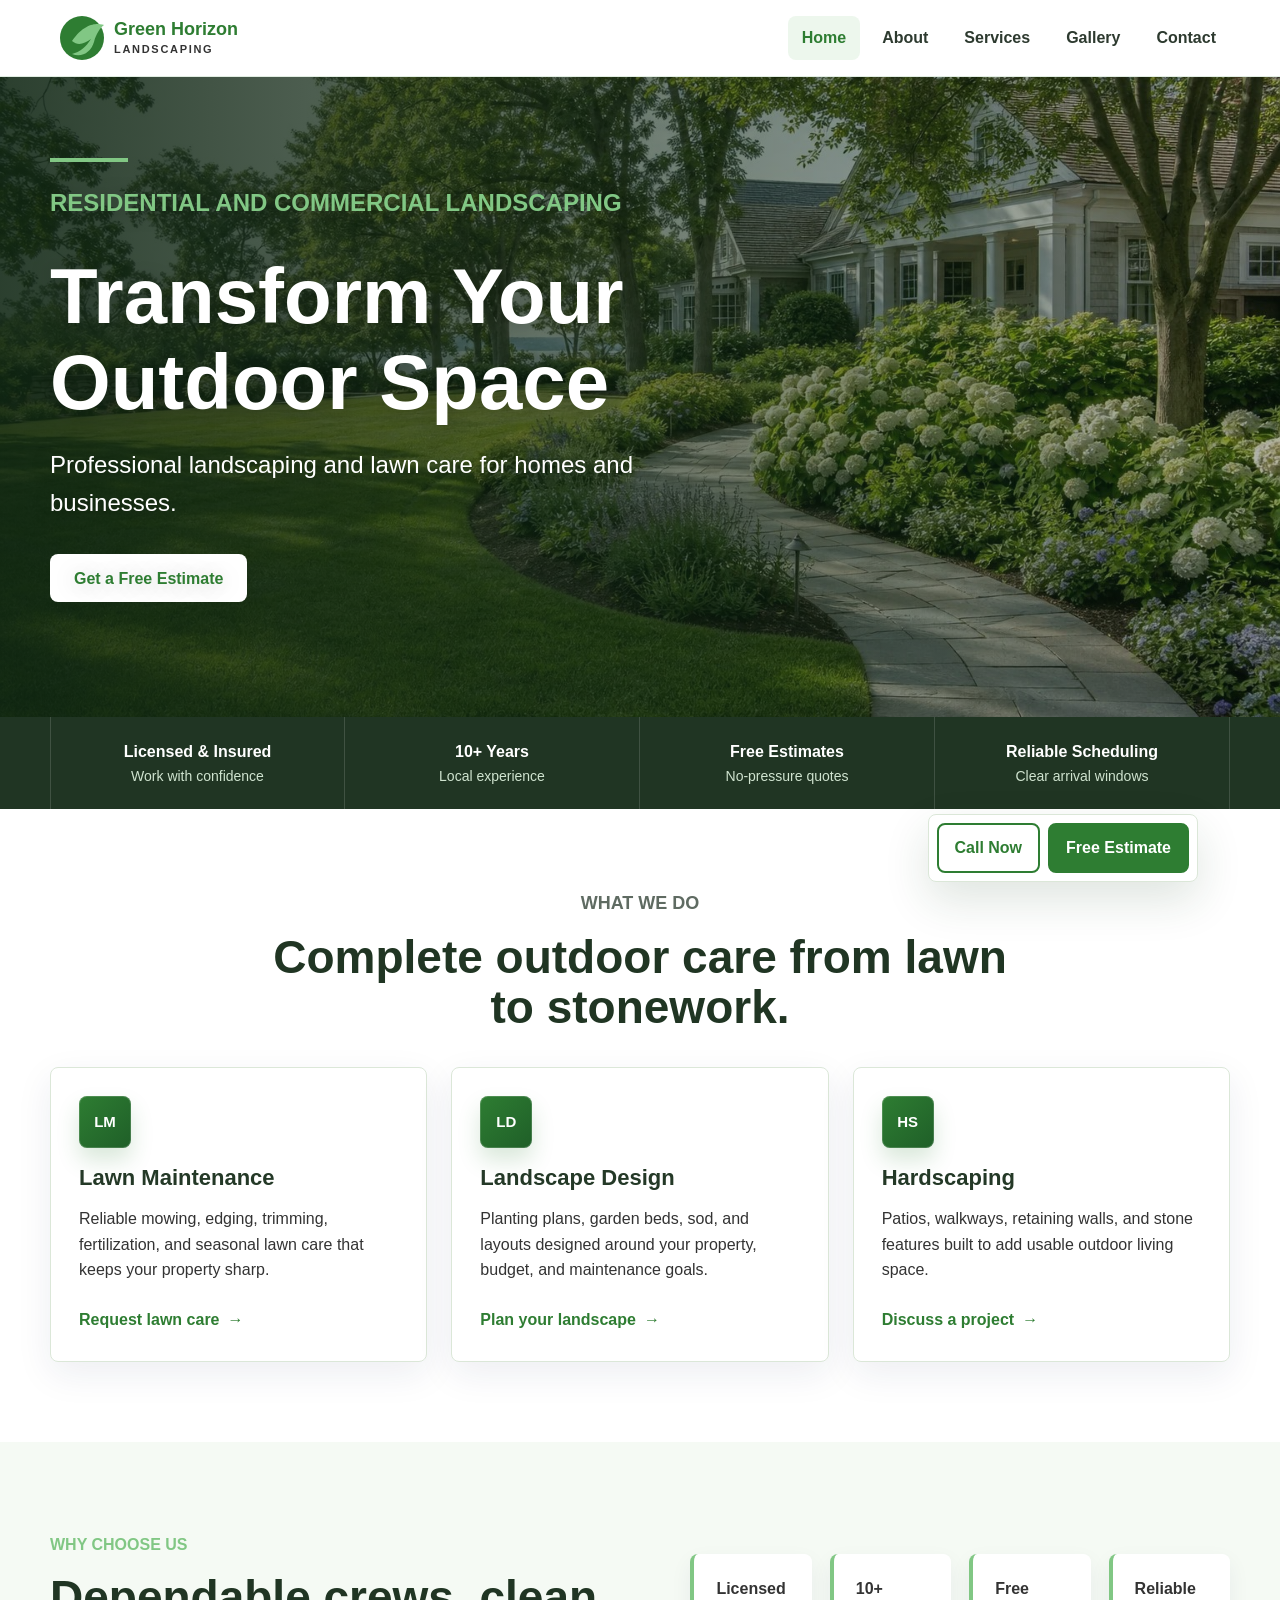
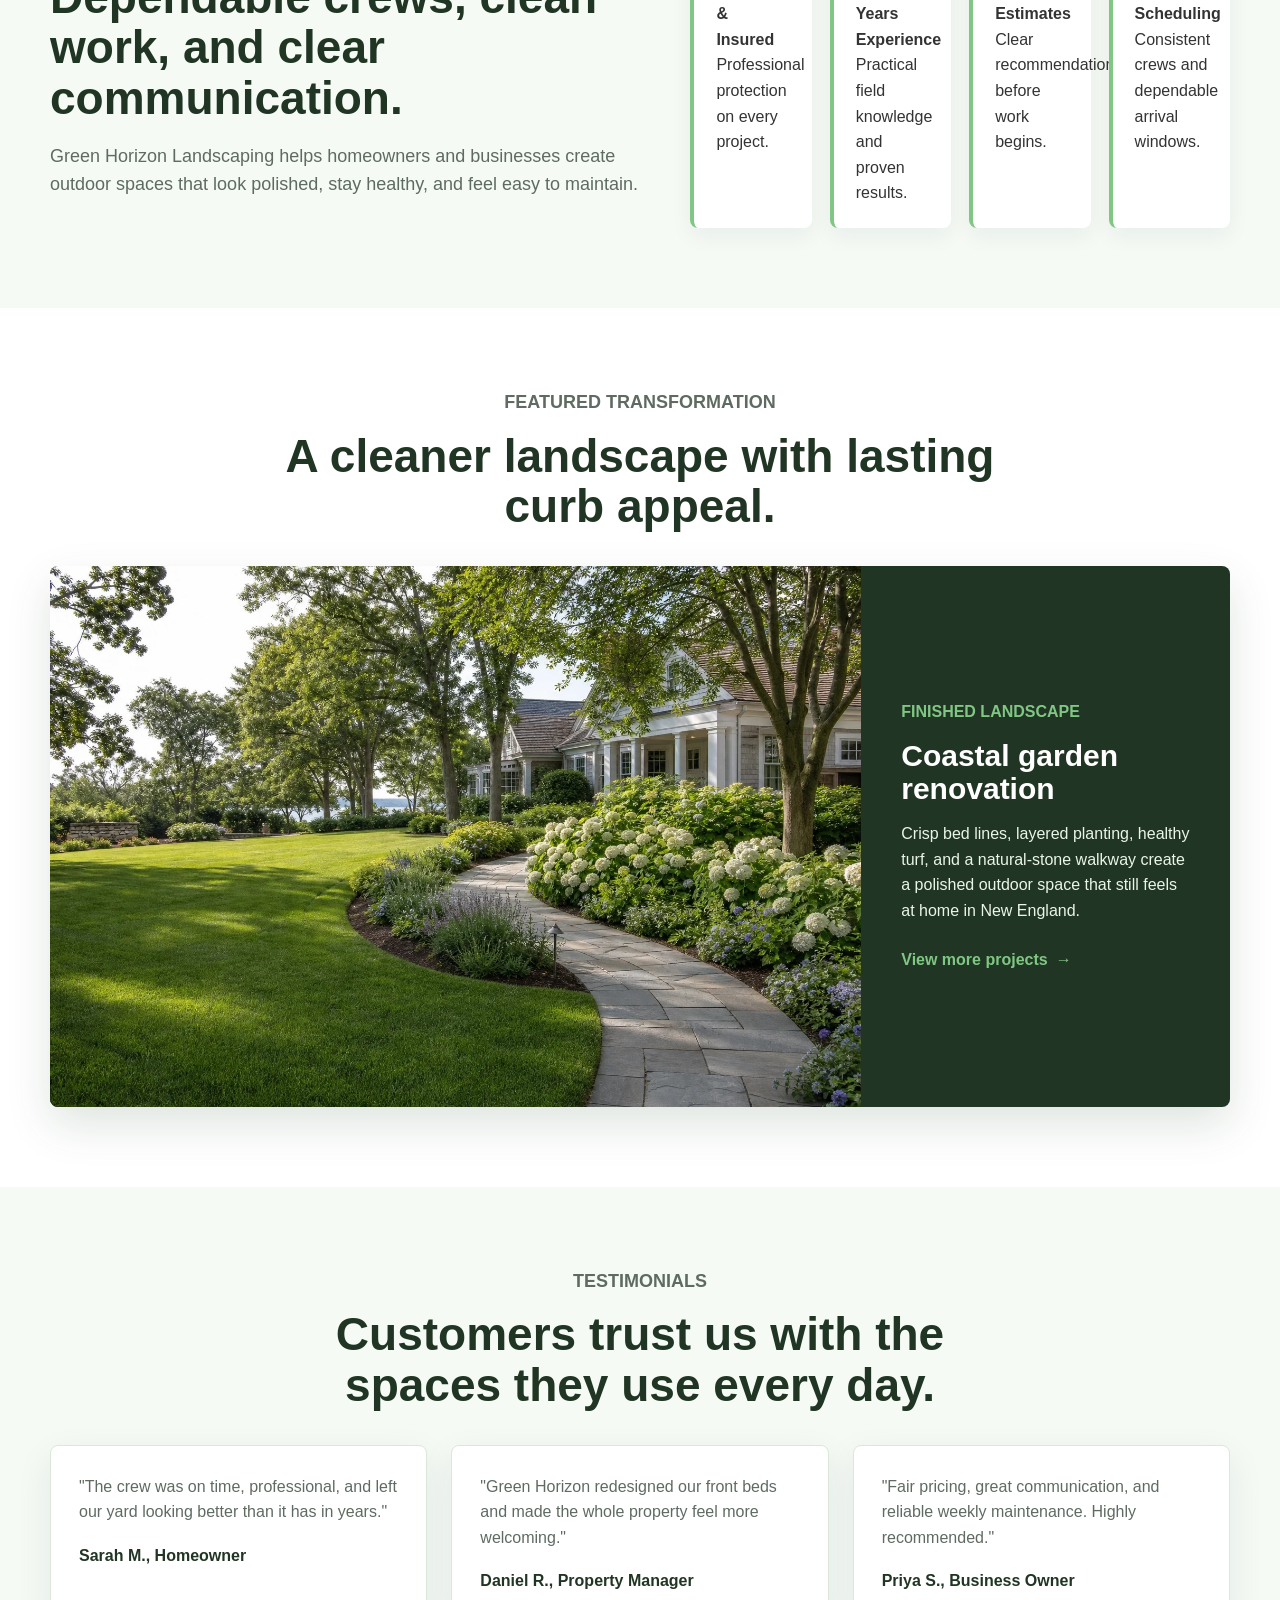
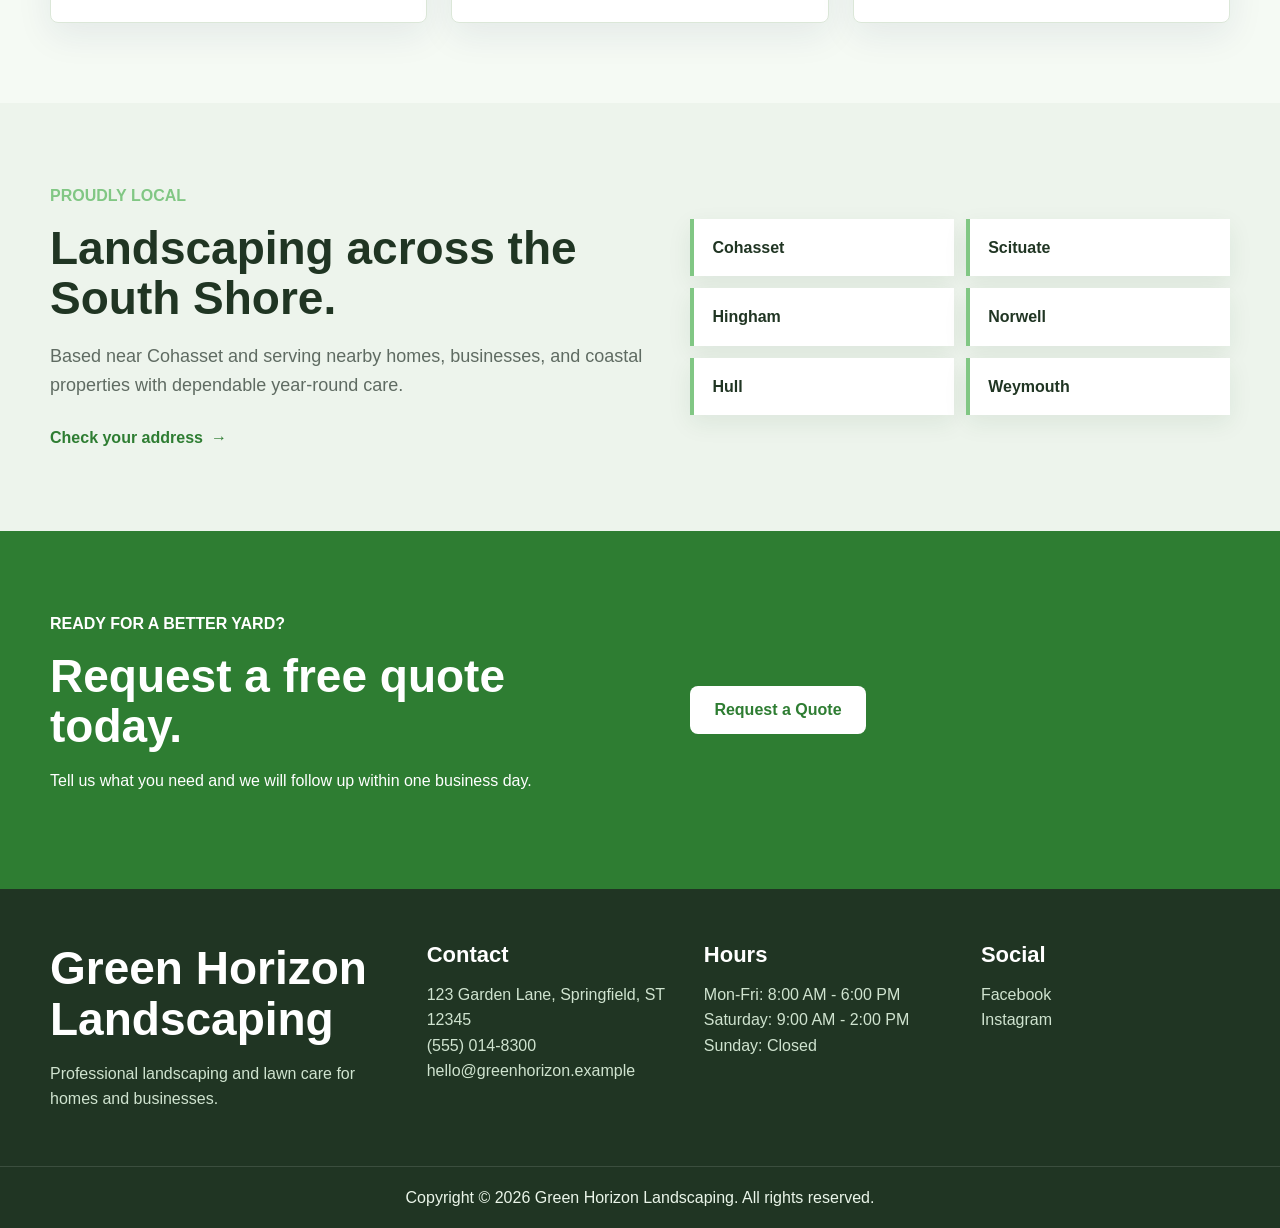
<file: index.html>
<!DOCTYPE html>
<html lang="en">
<head>
  <meta charset="UTF-8">
  <meta name="viewport" content="width=device-width, initial-scale=1.0">
  <meta name="description" content="Green Horizon Landscaping provides professional landscaping, lawn care, hardscaping, and outdoor maintenance for homes and businesses.">
  <meta name="keywords" content="landscaping, lawn care, landscape design, hardscaping, patio installation, Green Horizon Landscaping">
  <meta property="og:title" content="Green Horizon Landscaping | Transform Your Outdoor Space">
  <meta property="og:description" content="Professional landscaping and lawn care for homes and businesses.">
  <meta property="og:type" content="website">
  <meta property="og:image" content="assets/images/clean-south-shore-garden.jpg">
  <title>Green Horizon Landscaping | Professional Lawn Care and Landscaping</title>
  <link rel="icon" href="assets/logo/logo.svg">
  <link rel="preload" href="assets/images/clean-south-shore-garden.jpg" as="image" type="image/jpeg">
  <link rel="stylesheet" href="style.css">
  <style>/* Critical fallback for direct file opening. */body{margin:0;color:#333;font-family:"Trebuchet MS",Arial,sans-serif;line-height:1.6}img{max-width:100%;display:block}.site-header{position:sticky;top:0;z-index:50;background:#fff}.navbar{width:min(calc(100% - 32px),1180px);min-height:76px;margin:auto;display:flex;align-items:center;justify-content:space-between}.brand img{width:220px;height:auto}.nav-menu{display:flex;gap:8px;list-style:none}.hero,.page-hero{color:#fff;background:linear-gradient(90deg,rgba(14,37,18,.88),rgba(14,37,18,.3)),url("assets/images/clean-south-shore-garden.jpg") center/cover no-repeat}.hero-inner,.section-inner{width:min(calc(100% - 32px),1180px);margin:auto}.hero{min-height:640px;display:grid;align-items:center}.hero-content{max-width:720px}.section{padding:80px 0}.reveal{opacity:1!important;transform:none!important}.featured-project{display:grid;grid-template-columns:1.65fr .75fr}.featured-project>img{width:100%;height:100%;min-height:460px;object-fit:cover}.mobile-actions{position:fixed;right:82px;bottom:18px;z-index:60;display:flex;gap:8px;padding:8px;background:#fff;border:1px solid #dbe7d8}.mobile-actions a{padding:10px 16px;border:2px solid #2e7d32;color:#2e7d32;font-weight:800;text-decoration:none}.mobile-actions .estimate-action{color:#fff;background:#2e7d32}@media(max-width:760px){.nav-toggle{display:block}.nav-menu{display:none}.featured-project{grid-template-columns:1fr}.mobile-actions{right:0;left:0;bottom:0;display:grid;grid-template-columns:.85fr 1.15fr}}</style>
</head>
<body>
  <a class="skip-link" href="#main">Skip to content</a>
  <header class="site-header">
    <nav class="navbar" aria-label="Primary navigation">
      <a class="brand" href="index.html" aria-label="Green Horizon Landscaping home"><img src="assets/logo/logo.svg" alt="Green Horizon Landscaping"></a>
      <button class="nav-toggle" type="button" aria-label="Open navigation" aria-controls="nav-menu" aria-expanded="false"><span></span><span></span><span></span></button>
      <ul class="nav-menu" id="nav-menu"><li><a class="active" href="index.html">Home</a></li><li><a href="about.html">About</a></li><li><a href="services.html">Services</a></li><li><a href="gallery.html">Gallery</a></li><li><a href="contact.html">Contact</a></li></ul>
    </nav>
  </header>
  <main id="main">
    <section class="hero"><div class="hero-inner"><div class="hero-content reveal"><p class="eyebrow">Residential and commercial landscaping</p><h1>Transform Your Outdoor Space</h1><p>Professional landscaping and lawn care for homes and businesses.</p><a class="btn btn-light" href="contact.html">Get a Free Estimate</a></div></div></section>
    <section class="trust-bar" aria-label="Business credentials"><div class="trust-bar-inner"><div><strong>Licensed &amp; Insured</strong><span>Work with confidence</span></div><div><strong>10+ Years</strong><span>Local experience</span></div><div><strong>Free Estimates</strong><span>No-pressure quotes</span></div><div><strong>Reliable Scheduling</strong><span>Clear arrival windows</span></div></div></section>
    <section class="section"><div class="section-inner"><div class="section-header center reveal"><p class="eyebrow">What we do</p><h2>Complete outdoor care from lawn to stonework.</h2></div><div class="grid three"><article class="card reveal"><span class="icon" aria-hidden="true">LM</span><h3>Lawn Maintenance</h3><p>Reliable mowing, edging, trimming, fertilization, and seasonal lawn care that keeps your property sharp.</p><a class="text-link" href="contact.html?service=Lawn%20Maintenance">Request lawn care <span aria-hidden="true">&rarr;</span></a></article><article class="card reveal"><span class="icon" aria-hidden="true">LD</span><h3>Landscape Design</h3><p>Planting plans, garden beds, sod, and layouts designed around your property, budget, and maintenance goals.</p><a class="text-link" href="contact.html?service=Landscape%20Design">Plan your landscape <span aria-hidden="true">&rarr;</span></a></article><article class="card reveal"><span class="icon" aria-hidden="true">HS</span><h3>Hardscaping</h3><p>Patios, walkways, retaining walls, and stone features built to add usable outdoor living space.</p><a class="text-link" href="contact.html?service=Hardscaping">Discuss a project <span aria-hidden="true">&rarr;</span></a></article></div></div></section>
    <section class="section soft"><div class="section-inner split"><div class="reveal"><p class="eyebrow">Why choose us</p><h2>Dependable crews, clean work, and clear communication.</h2><p class="lead">Green Horizon Landscaping helps homeowners and businesses create outdoor spaces that look polished, stay healthy, and feel easy to maintain.</p></div><div class="feature-list"><div class="feature-item reveal"><strong>Licensed &amp; Insured</strong><br>Professional protection on every project.</div><div class="feature-item reveal"><strong>10+ Years Experience</strong><br>Practical field knowledge and proven results.</div><div class="feature-item reveal"><strong>Free Estimates</strong><br>Clear recommendations before work begins.</div><div class="feature-item reveal"><strong>Reliable Scheduling</strong><br>Consistent crews and dependable arrival windows.</div></div></div></section>
    <section class="section"><div class="section-inner"><div class="section-header center reveal"><p class="eyebrow">Featured transformation</p><h2>A cleaner landscape with lasting curb appeal.</h2></div><div class="featured-project reveal"><img src="assets/images/clean-south-shore-garden.jpg" alt="Professionally landscaped South Shore garden with a manicured lawn, hydrangeas, and a stone walkway"><div class="featured-project-copy"><p class="eyebrow">Finished landscape</p><h3>Coastal garden renovation</h3><p>Crisp bed lines, layered planting, healthy turf, and a natural-stone walkway create a polished outdoor space that still feels at home in New England.</p><a class="text-link" href="gallery.html">View more projects <span aria-hidden="true">&rarr;</span></a></div></div></section>
    <section class="section soft"><div class="section-inner"><div class="section-header center reveal"><p class="eyebrow">Testimonials</p><h2>Customers trust us with the spaces they use every day.</h2></div><div class="grid three"><article class="card testimonial reveal"><p>"The crew was on time, professional, and left our yard looking better than it has in years."</p><strong>Sarah M., Homeowner</strong></article><article class="card testimonial reveal"><p>"Green Horizon redesigned our front beds and made the whole property feel more welcoming."</p><strong>Daniel R., Property Manager</strong></article><article class="card testimonial reveal"><p>"Fair pricing, great communication, and reliable weekly maintenance. Highly recommended."</p><strong>Priya S., Business Owner</strong></article></div></div></section>
    <section class="section service-area"><div class="section-inner split"><div class="reveal"><p class="eyebrow">Proudly local</p><h2>Landscaping across the South Shore.</h2><p class="lead">Based near Cohasset and serving nearby homes, businesses, and coastal properties with dependable year-round care.</p><a class="text-link" href="contact.html">Check your address <span aria-hidden="true">&rarr;</span></a></div><div class="area-list reveal" aria-label="Service areas"><span>Cohasset</span><span>Scituate</span><span>Hingham</span><span>Norwell</span><span>Hull</span><span>Weymouth</span></div></div></section>
    <section class="section green"><div class="section-inner split"><div class="reveal"><p class="eyebrow">Ready for a better yard?</p><h2>Request a free quote today.</h2><p>Tell us what you need and we will follow up within one business day.</p></div><div class="reveal"><a class="btn btn-light" href="contact.html">Request a Quote</a></div></div></section>
  </main>
  <footer class="site-footer"><div class="footer-grid"><div><h2>Green Horizon Landscaping</h2><p>Professional landscaping and lawn care for homes and businesses.</p></div><div><h3>Contact</h3><ul><li>123 Garden Lane, Springfield, ST 12345</li><li><a href="tel:+15550148300">(555) 014-8300</a></li><li><a href="mailto:hello@greenhorizon.example">hello@greenhorizon.example</a></li></ul></div><div><h3>Hours</h3><ul><li>Mon-Fri: 8:00 AM - 6:00 PM</li><li>Saturday: 9:00 AM - 2:00 PM</li><li>Sunday: Closed</li></ul></div><div><h3>Social</h3><ul><li><a href="https://www.facebook.com/" rel="noopener">Facebook</a></li><li><a href="https://www.instagram.com/" rel="noopener">Instagram</a></li></ul></div></div><div class="footer-bottom">Copyright &copy; 2026 Green Horizon Landscaping. All rights reserved.</div></footer>
  <div class="mobile-actions" aria-label="Quick contact"><a href="tel:+15550148300">Call Now</a><a class="estimate-action" href="contact.html">Free Estimate</a></div>
  <button class="back-to-top" type="button" aria-label="Back to top">Top</button>
  <script src="script.js"></script>
</body>
</html>
</file>
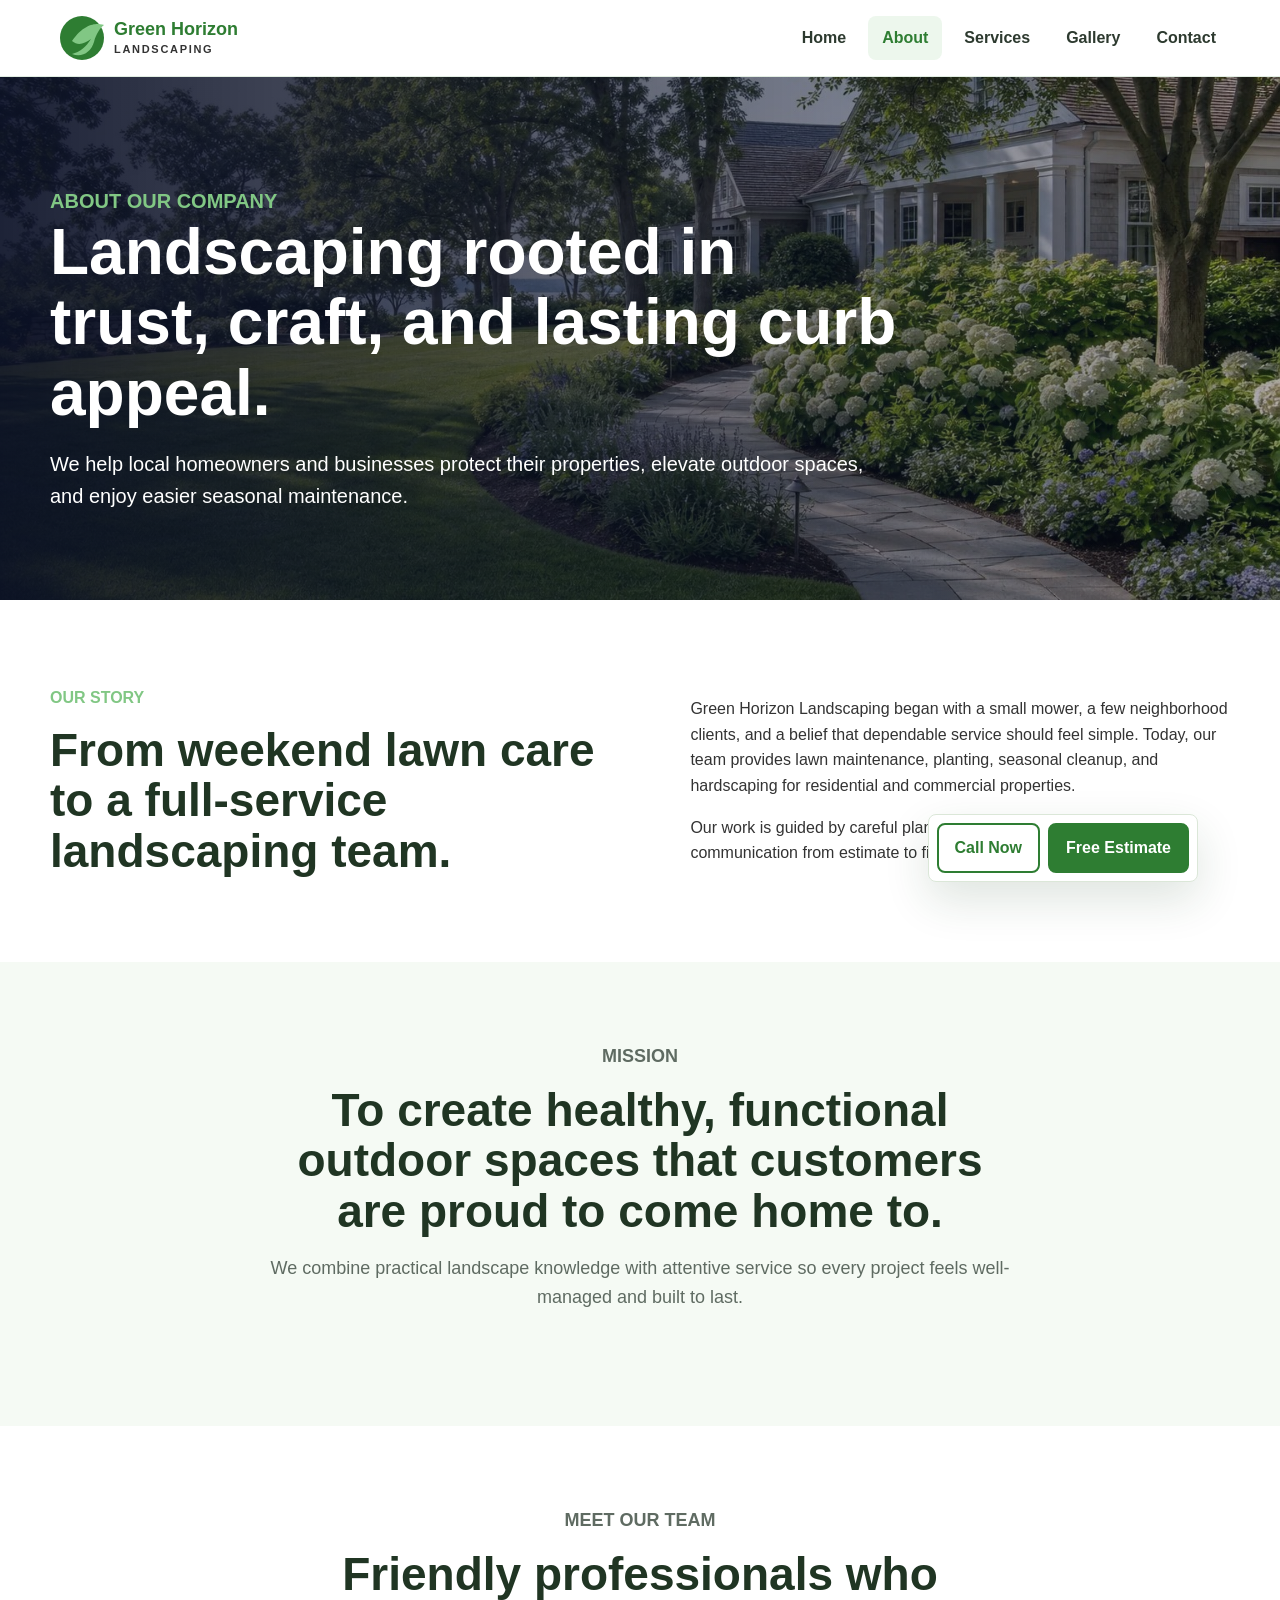
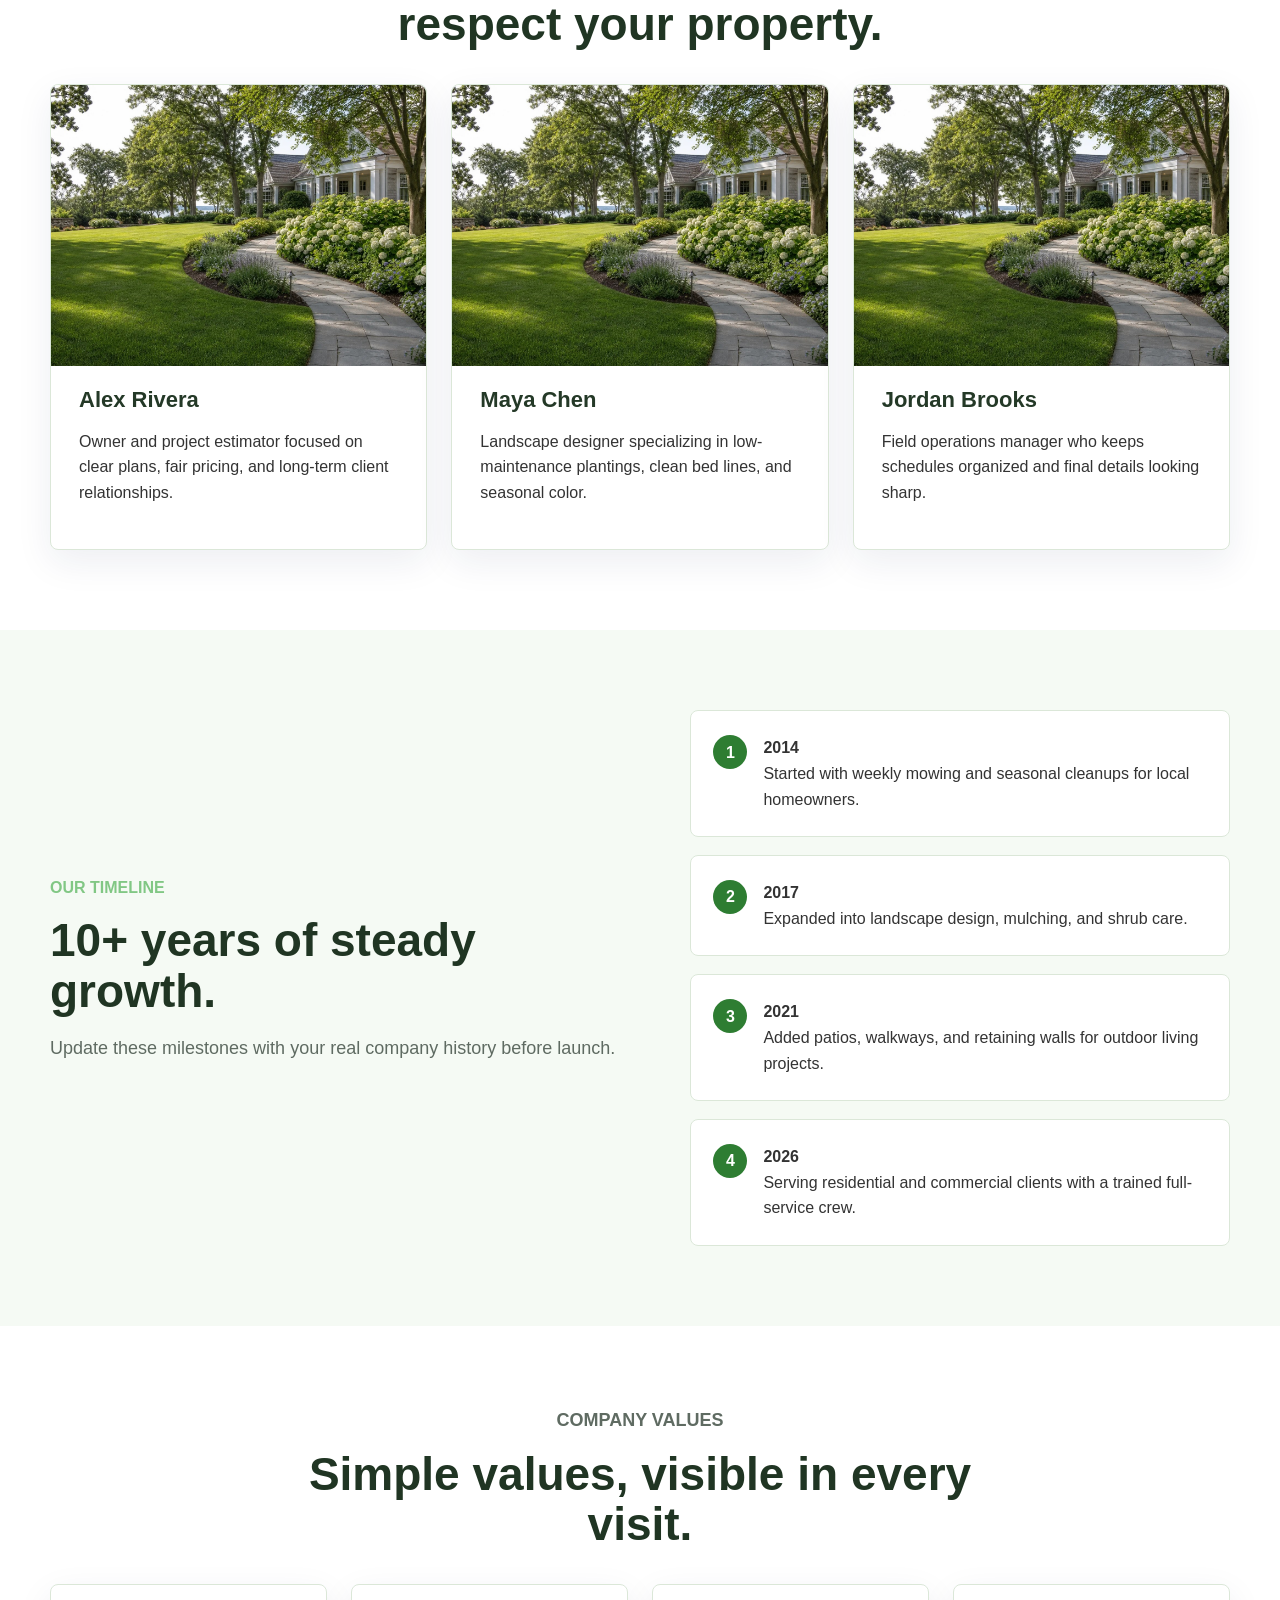
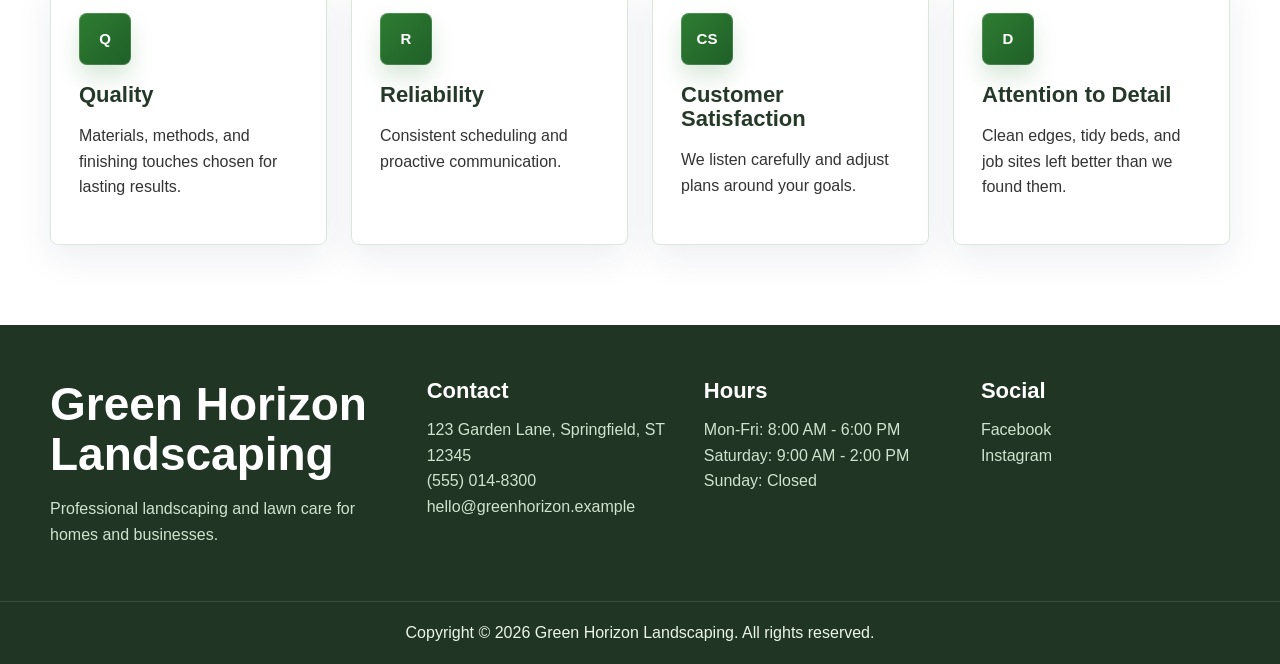
<file: about.html>
<!DOCTYPE html>
<html lang="en">
<head>
  <meta charset="UTF-8">
  <meta name="viewport" content="width=device-width, initial-scale=1.0">
  <meta name="description" content="Learn about Green Horizon Landscaping, our mission, team, timeline, and commitment to quality outdoor care.">
  <title>About | Green Horizon Landscaping</title>
  <link rel="icon" href="assets/logo/logo.svg">
  <link rel="preconnect" href="https://images.unsplash.com">
  <link rel="stylesheet" href="style.css">
  <style>body{margin:0;color:#333;font-family:"Trebuchet MS",Arial,sans-serif;line-height:1.6}img{max-width:100%;display:block}.site-header{position:sticky;top:0;z-index:50;background:#fff}.navbar{width:min(calc(100% - 32px),1180px);min-height:76px;margin:auto;display:flex;align-items:center;justify-content:space-between}.brand img{width:220px;height:auto}.nav-menu{display:flex;gap:8px;list-style:none}.page-hero{padding:0;color:#fff;background:linear-gradient(90deg,rgba(10,16,38,.92),rgba(10,16,38,.32)),url("assets/images/clean-south-shore-garden.jpg") center/cover no-repeat}.page-hero .section-inner{padding-top:88px;padding-bottom:88px}.section-inner{width:min(calc(100% - 32px),1180px);margin:auto}.section{padding:80px 0}.reveal{opacity:1!important;transform:none!important}.mobile-actions{position:fixed;right:82px;bottom:18px;z-index:60;display:flex;gap:8px;padding:8px;background:#fff;border:1px solid #dbe7d8}.mobile-actions a{padding:10px 16px;border:2px solid #2e7d32;color:#2e7d32;font-weight:800;text-decoration:none}.mobile-actions .estimate-action{color:#fff;background:#2e7d32}@media(max-width:760px){.nav-menu{display:none}.mobile-actions{right:0;left:0;bottom:0;display:grid;grid-template-columns:.85fr 1.15fr}}</style>
</head>
<body>
  <a class="skip-link" href="#main">Skip to content</a>
  <header class="site-header">
    <nav class="navbar" aria-label="Primary navigation">
      <a class="brand" href="index.html" aria-label="Green Horizon Landscaping home"><img src="assets/logo/logo.svg" alt="Green Horizon Landscaping"></a>
      <button class="nav-toggle" type="button" aria-label="Open navigation" aria-controls="nav-menu" aria-expanded="false"><span></span><span></span><span></span></button>
      <ul class="nav-menu" id="nav-menu"><li><a href="index.html">Home</a></li><li><a class="active" href="about.html">About</a></li><li><a href="services.html">Services</a></li><li><a href="gallery.html">Gallery</a></li><li><a href="contact.html">Contact</a></li></ul>
    </nav>
  </header>

  <main id="main">
    <section class="page-hero"><div class="section-inner reveal"><p class="eyebrow">About our company</p><h1>Landscaping rooted in trust, craft, and lasting curb appeal.</h1><p>We help local homeowners and businesses protect their properties, elevate outdoor spaces, and enjoy easier seasonal maintenance.</p></div></section>
    <section class="section"><div class="section-inner split"><div class="reveal"><p class="eyebrow">Our story</p><h2>From weekend lawn care to a full-service landscaping team.</h2></div><div class="reveal"><p>Green Horizon Landscaping began with a small mower, a few neighborhood clients, and a belief that dependable service should feel simple. Today, our team provides lawn maintenance, planting, seasonal cleanup, and hardscaping for residential and commercial properties.</p><p>Our work is guided by careful planning, clean job sites, and honest communication from estimate to final walkthrough.</p></div></div></section>
    <section class="section soft"><div class="section-inner"><div class="section-header center reveal"><p class="eyebrow">Mission</p><h2>To create healthy, functional outdoor spaces that customers are proud to come home to.</h2><p>We combine practical landscape knowledge with attentive service so every project feels well-managed and built to last.</p></div></div></section>
    <section class="section"><div class="section-inner"><div class="section-header center reveal"><p class="eyebrow">Meet our team</p><h2>Friendly professionals who respect your property.</h2></div><div class="grid three">
      <article class="card reveal"><img class="team-card-image" src="https://images.unsplash.com/photo-1560250097-0b93528c311a?auto=format&amp;fit=crop&amp;w=700&amp;q=80" alt="Professional portrait of the company owner" loading="lazy"><h3>Alex Rivera</h3><p>Owner and project estimator focused on clear plans, fair pricing, and long-term client relationships.</p></article>
      <article class="card reveal"><img class="team-card-image" src="https://images.unsplash.com/photo-1494790108377-be9c29b29330?auto=format&amp;fit=crop&amp;w=700&amp;q=80" alt="Professional portrait of a landscape designer" loading="lazy"><h3>Maya Chen</h3><p>Landscape designer specializing in low-maintenance plantings, clean bed lines, and seasonal color.</p></article>
      <article class="card reveal"><img class="team-card-image" src="https://images.unsplash.com/photo-1500648767791-00dcc994a43e?auto=format&amp;fit=crop&amp;w=700&amp;q=80" alt="Professional portrait of a field operations manager" loading="lazy"><h3>Jordan Brooks</h3><p>Field operations manager who keeps schedules organized and final details looking sharp.</p></article>
    </div></div></section>
    <section class="section soft"><div class="section-inner split"><div class="reveal"><p class="eyebrow">Our timeline</p><h2>10+ years of steady growth.</h2><p class="lead">Update these milestones with your real company history before launch.</p></div><div class="timeline"><div class="timeline-item reveal"><strong>2014</strong><br>Started with weekly mowing and seasonal cleanups for local homeowners.</div><div class="timeline-item reveal"><strong>2017</strong><br>Expanded into landscape design, mulching, and shrub care.</div><div class="timeline-item reveal"><strong>2021</strong><br>Added patios, walkways, and retaining walls for outdoor living projects.</div><div class="timeline-item reveal"><strong>2026</strong><br>Serving residential and commercial clients with a trained full-service crew.</div></div></div></section>
    <section class="section"><div class="section-inner"><div class="section-header center reveal"><p class="eyebrow">Company values</p><h2>Simple values, visible in every visit.</h2></div><div class="grid four"><article class="card reveal"><span class="icon" aria-hidden="true">Q</span><h3>Quality</h3><p>Materials, methods, and finishing touches chosen for lasting results.</p></article><article class="card reveal"><span class="icon" aria-hidden="true">R</span><h3>Reliability</h3><p>Consistent scheduling and proactive communication.</p></article><article class="card reveal"><span class="icon" aria-hidden="true">CS</span><h3>Customer Satisfaction</h3><p>We listen carefully and adjust plans around your goals.</p></article><article class="card reveal"><span class="icon" aria-hidden="true">D</span><h3>Attention to Detail</h3><p>Clean edges, tidy beds, and job sites left better than we found them.</p></article></div></div></section>
  </main>
  <footer class="site-footer"><div class="footer-grid"><div><h2>Green Horizon Landscaping</h2><p>Professional landscaping and lawn care for homes and businesses.</p></div><div><h3>Contact</h3><ul><li>123 Garden Lane, Springfield, ST 12345</li><li><a href="tel:+15550148300">(555) 014-8300</a></li><li><a href="mailto:hello@greenhorizon.example">hello@greenhorizon.example</a></li></ul></div><div><h3>Hours</h3><ul><li>Mon-Fri: 8:00 AM - 6:00 PM</li><li>Saturday: 9:00 AM - 2:00 PM</li><li>Sunday: Closed</li></ul></div><div><h3>Social</h3><ul><li><a href="https://www.facebook.com/" rel="noopener">Facebook</a></li><li><a href="https://www.instagram.com/" rel="noopener">Instagram</a></li></ul></div></div><div class="footer-bottom">Copyright &copy; 2026 Green Horizon Landscaping. All rights reserved.</div></footer>
  <div class="mobile-actions" aria-label="Quick contact"><a href="tel:+15550148300">Call Now</a><a class="estimate-action" href="contact.html">Free Estimate</a></div>
  <button class="back-to-top" type="button" aria-label="Back to top">Top</button>
  <script src="script.js"></script>
</body>
</html>
</file>
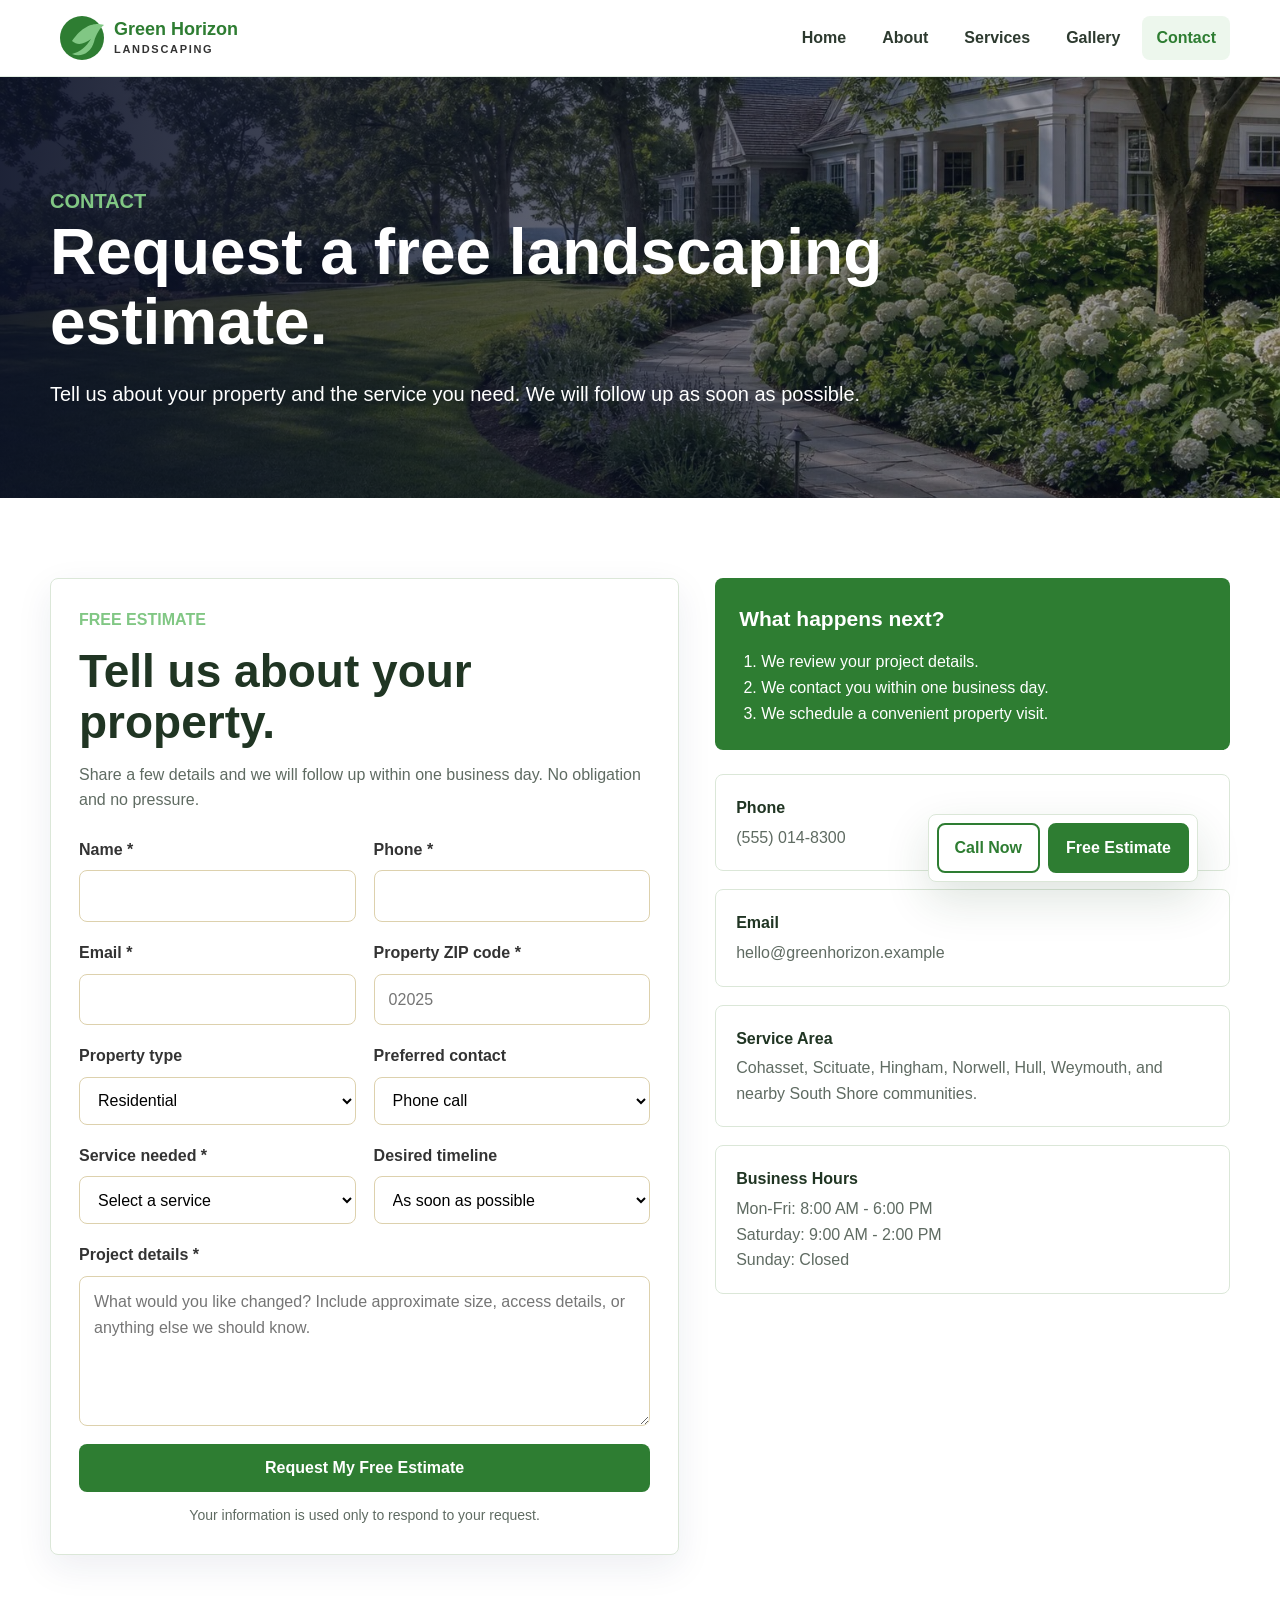
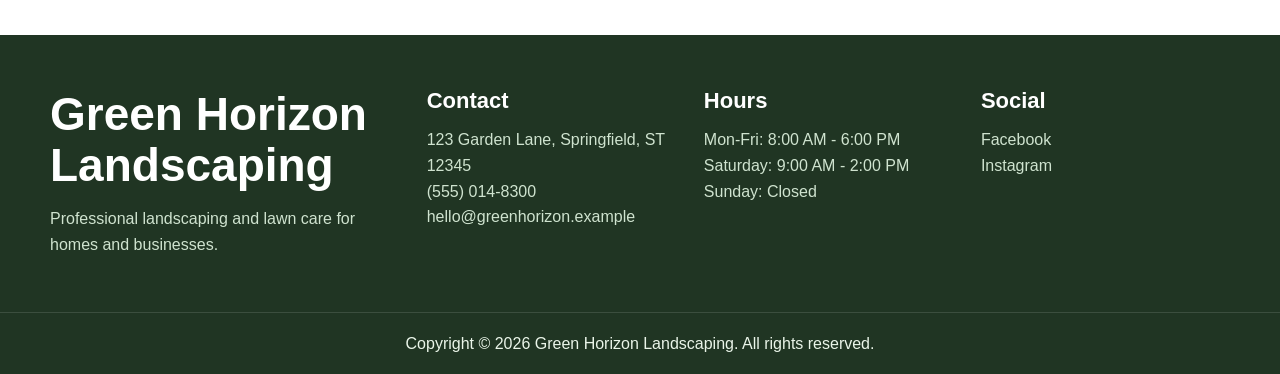
<file: contact.html>
<!DOCTYPE html>
<html lang="en">
<head>
  <meta charset="UTF-8">
  <meta name="viewport" content="width=device-width, initial-scale=1.0">
  <meta name="description" content="Contact Green Horizon Landscaping for a free estimate on lawn care, landscape design, hardscaping, cleanups, and snow removal.">
  <title>Contact | Green Horizon Landscaping</title>
  <link rel="icon" href="assets/logo/logo.svg">
  <link rel="preconnect" href="https://images.unsplash.com">
  <link rel="stylesheet" href="style.css">
  <style>body{margin:0;color:#333;font-family:"Trebuchet MS",Arial,sans-serif;line-height:1.6}img{max-width:100%;display:block}.site-header{position:sticky;top:0;z-index:50;background:#fff}.navbar{width:min(calc(100% - 32px),1180px);min-height:76px;margin:auto;display:flex;align-items:center;justify-content:space-between}.brand img{width:220px;height:auto}.nav-menu{display:flex;gap:8px;list-style:none}.page-hero{padding:0;color:#fff;background:linear-gradient(90deg,rgba(10,16,38,.92),rgba(10,16,38,.32)),url("assets/images/clean-south-shore-garden.jpg") center/cover no-repeat}.page-hero .section-inner{padding-top:88px;padding-bottom:88px}.section-inner{width:min(calc(100% - 32px),1180px);margin:auto}.section{padding:80px 0}.reveal{opacity:1!important;transform:none!important}.contact-layout{display:grid;grid-template-columns:1.1fr .9fr;gap:36px}.mobile-actions{position:fixed;right:82px;bottom:18px;z-index:60;display:flex;gap:8px;padding:8px;background:#fff;border:1px solid #dbe7d8}.mobile-actions a{padding:10px 16px;border:2px solid #2e7d32;color:#2e7d32;font-weight:800;text-decoration:none}.mobile-actions .estimate-action{color:#fff;background:#2e7d32}@media(max-width:760px){.nav-menu{display:none}.contact-layout{grid-template-columns:1fr}.mobile-actions{right:0;left:0;bottom:0;display:grid;grid-template-columns:.85fr 1.15fr}}</style>
</head>
<body>
  <a class="skip-link" href="#main">Skip to content</a>
  <header class="site-header"><nav class="navbar" aria-label="Primary navigation"><a class="brand" href="index.html" aria-label="Green Horizon Landscaping home"><img src="assets/logo/logo.svg" alt="Green Horizon Landscaping"></a><button class="nav-toggle" type="button" aria-label="Open navigation" aria-controls="nav-menu" aria-expanded="false"><span></span><span></span><span></span></button><ul class="nav-menu" id="nav-menu"><li><a href="index.html">Home</a></li><li><a href="about.html">About</a></li><li><a href="services.html">Services</a></li><li><a href="gallery.html">Gallery</a></li><li><a class="active" href="contact.html">Contact</a></li></ul></nav></header>
  <main id="main">
    <section class="page-hero"><div class="section-inner reveal"><p class="eyebrow">Contact</p><h1>Request a free landscaping estimate.</h1><p>Tell us about your property and the service you need. We will follow up as soon as possible.</p></div></section>
    <section class="section">
      <div class="section-inner contact-layout">
        <div class="card reveal">
          <p class="eyebrow">Free estimate</p>
          <h2>Tell us about your property.</h2>
          <p class="form-intro">Share a few details and we will follow up within one business day. No obligation and no pressure.</p>
          <form class="contact-form" action="https://formspree.io/f/xjgnoold" method="POST">
            <input type="hidden" name="_subject" value="New Green Horizon Landscaping estimate request">
            <div class="form-grid">
              <div class="form-row"><label for="name">Name <span aria-hidden="true">*</span></label><input id="name" name="name" type="text" autocomplete="name" required></div>
              <div class="form-row"><label for="phone">Phone <span aria-hidden="true">*</span></label><input id="phone" name="phone" type="tel" autocomplete="tel" required></div>
              <div class="form-row"><label for="email">Email <span aria-hidden="true">*</span></label><input id="email" name="email" type="email" autocomplete="email" required></div>
              <div class="form-row"><label for="zip">Property ZIP code <span aria-hidden="true">*</span></label><input id="zip" name="zip_code" type="text" inputmode="numeric" autocomplete="postal-code" pattern="[0-9]{5}(-[0-9]{4})?" placeholder="02025" required></div>
              <div class="form-row"><label for="property-type">Property type</label><select id="property-type" name="property_type"><option>Residential</option><option>Commercial</option><option>HOA / Multi-family</option></select></div>
              <div class="form-row"><label for="contact-method">Preferred contact</label><select id="contact-method" name="preferred_contact"><option>Phone call</option><option>Text message</option><option>Email</option></select></div>
              <div class="form-row"><label for="service">Service needed <span aria-hidden="true">*</span></label><select id="service" name="service" required><option value="">Select a service</option><option>Lawn Maintenance</option><option>Landscape Design</option><option>Hardscaping</option><option>Weekly Lawn Mowing</option><option>Mulching</option><option>Spring Cleanup</option><option>Fall Cleanup</option><option>Shrub &amp; Hedge Trimming</option><option>Sod Installation</option><option>Patio Installation</option><option>Walkways</option><option>Retaining Walls</option><option>Snow Removal</option><option>Other</option></select></div>
              <div class="form-row"><label for="timeline">Desired timeline</label><select id="timeline" name="timeline"><option>As soon as possible</option><option>Within 2-4 weeks</option><option>Within 1-3 months</option><option>Planning ahead</option></select></div>
            </div>
            <div class="form-row"><label for="message">Project details <span aria-hidden="true">*</span></label><textarea id="message" name="message" placeholder="What would you like changed? Include approximate size, access details, or anything else we should know." required></textarea></div>
            <button class="btn btn-primary submit-button" type="submit">Request My Free Estimate</button>
            <p class="form-note">Your information is used only to respond to your request.</p>
            <div class="form-status" role="status" aria-live="polite"></div>
          </form>
        </div>
        <aside class="reveal" aria-label="Contact information">
          <div class="response-promise"><strong>What happens next?</strong><ol><li>We review your project details.</li><li>We contact you within one business day.</li><li>We schedule a convenient property visit.</li></ol></div>
          <dl class="info-list"><div><dt>Phone</dt><dd><a href="tel:+15550148300">(555) 014-8300</a></dd></div><div><dt>Email</dt><dd><a href="mailto:hello@greenhorizon.example">hello@greenhorizon.example</a></dd></div><div><dt>Service Area</dt><dd>Cohasset, Scituate, Hingham, Norwell, Hull, Weymouth, and nearby South Shore communities.</dd></div><div><dt>Business Hours</dt><dd>Mon-Fri: 8:00 AM - 6:00 PM<br>Saturday: 9:00 AM - 2:00 PM<br>Sunday: Closed</dd></div></dl>
        </aside>
      </div>
    </section>
  </main>
  <footer class="site-footer"><div class="footer-grid"><div><h2>Green Horizon Landscaping</h2><p>Professional landscaping and lawn care for homes and businesses.</p></div><div><h3>Contact</h3><ul><li>123 Garden Lane, Springfield, ST 12345</li><li><a href="tel:+15550148300">(555) 014-8300</a></li><li><a href="mailto:hello@greenhorizon.example">hello@greenhorizon.example</a></li></ul></div><div><h3>Hours</h3><ul><li>Mon-Fri: 8:00 AM - 6:00 PM</li><li>Saturday: 9:00 AM - 2:00 PM</li><li>Sunday: Closed</li></ul></div><div><h3>Social</h3><ul><li><a href="https://www.facebook.com/" rel="noopener">Facebook</a></li><li><a href="https://www.instagram.com/" rel="noopener">Instagram</a></li></ul></div></div><div class="footer-bottom">Copyright &copy; 2026 Green Horizon Landscaping. All rights reserved.</div></footer>
  <div class="mobile-actions" aria-label="Quick contact"><a href="tel:+15550148300">Call Now</a><a class="estimate-action" href="contact.html">Free Estimate</a></div>
  <button class="back-to-top" type="button" aria-label="Back to top">Top</button>
  <script src="script.js"></script>
</body>
</html>
</file>
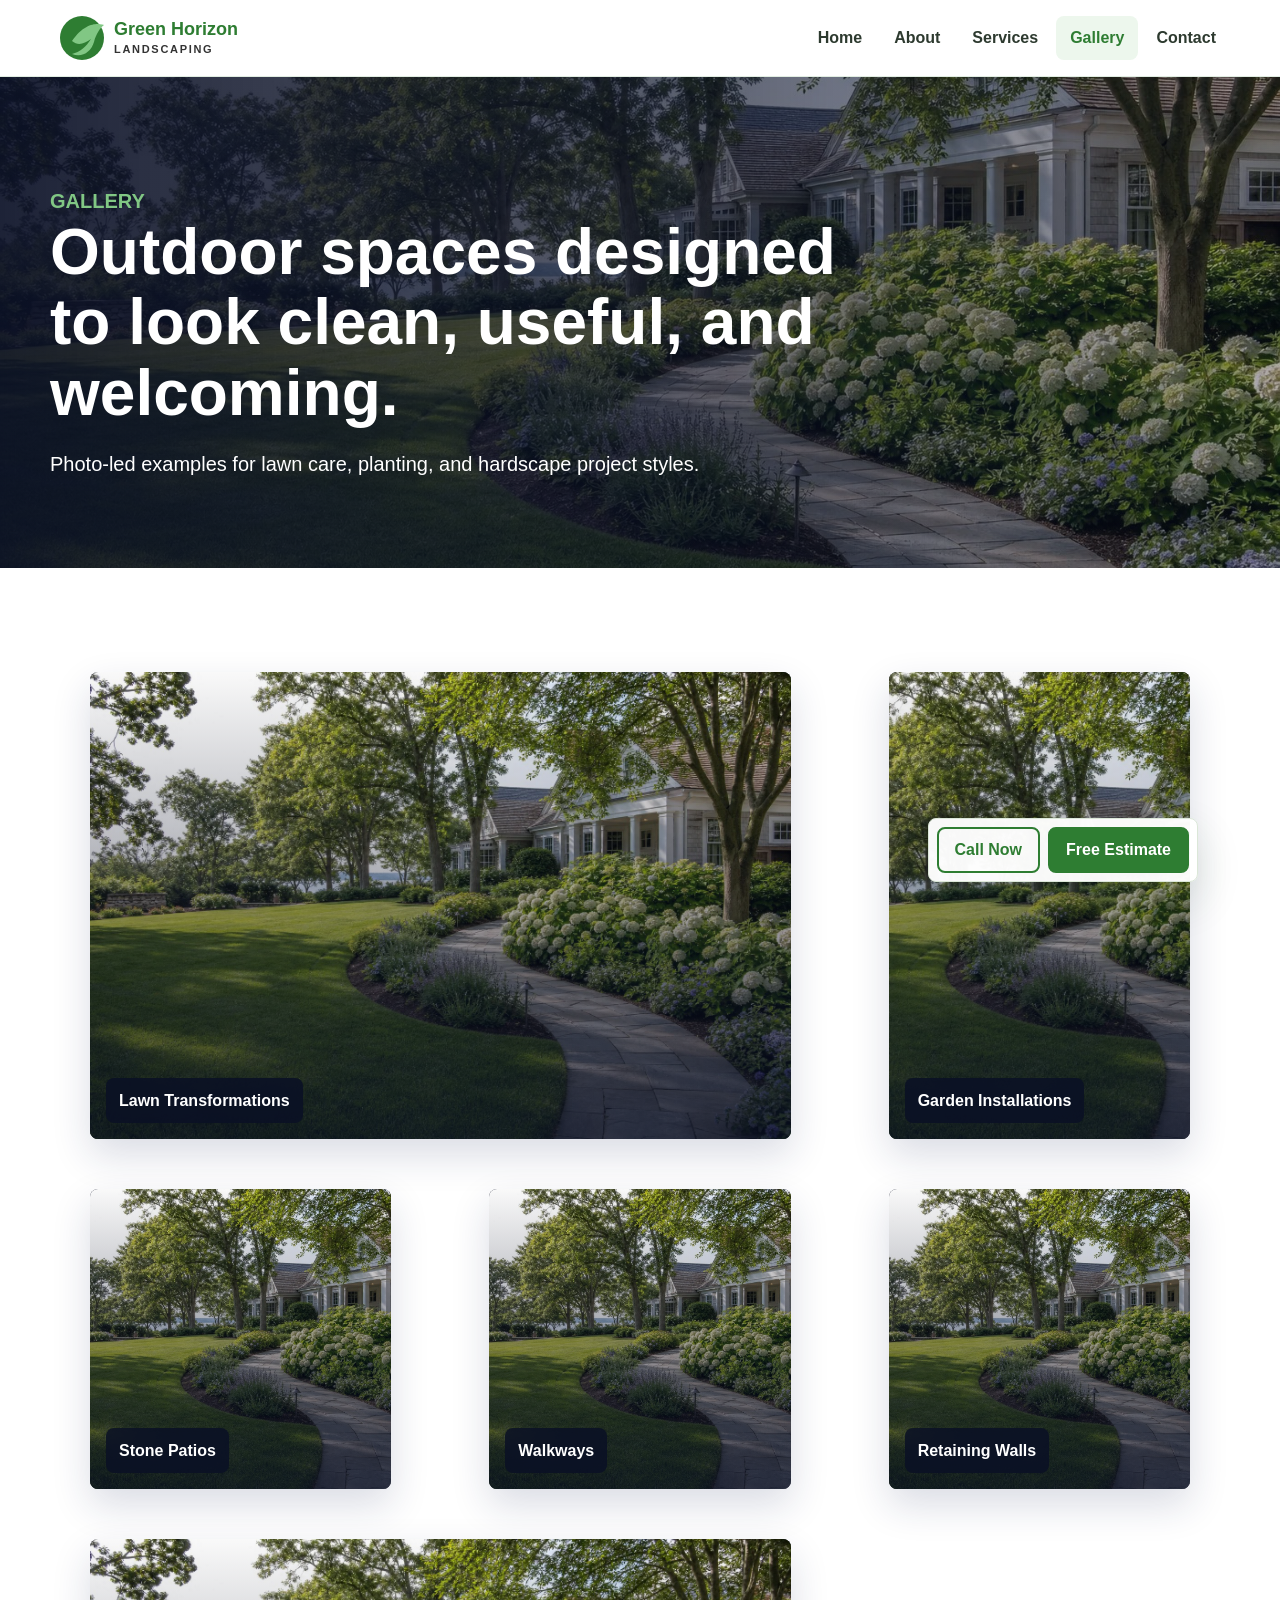
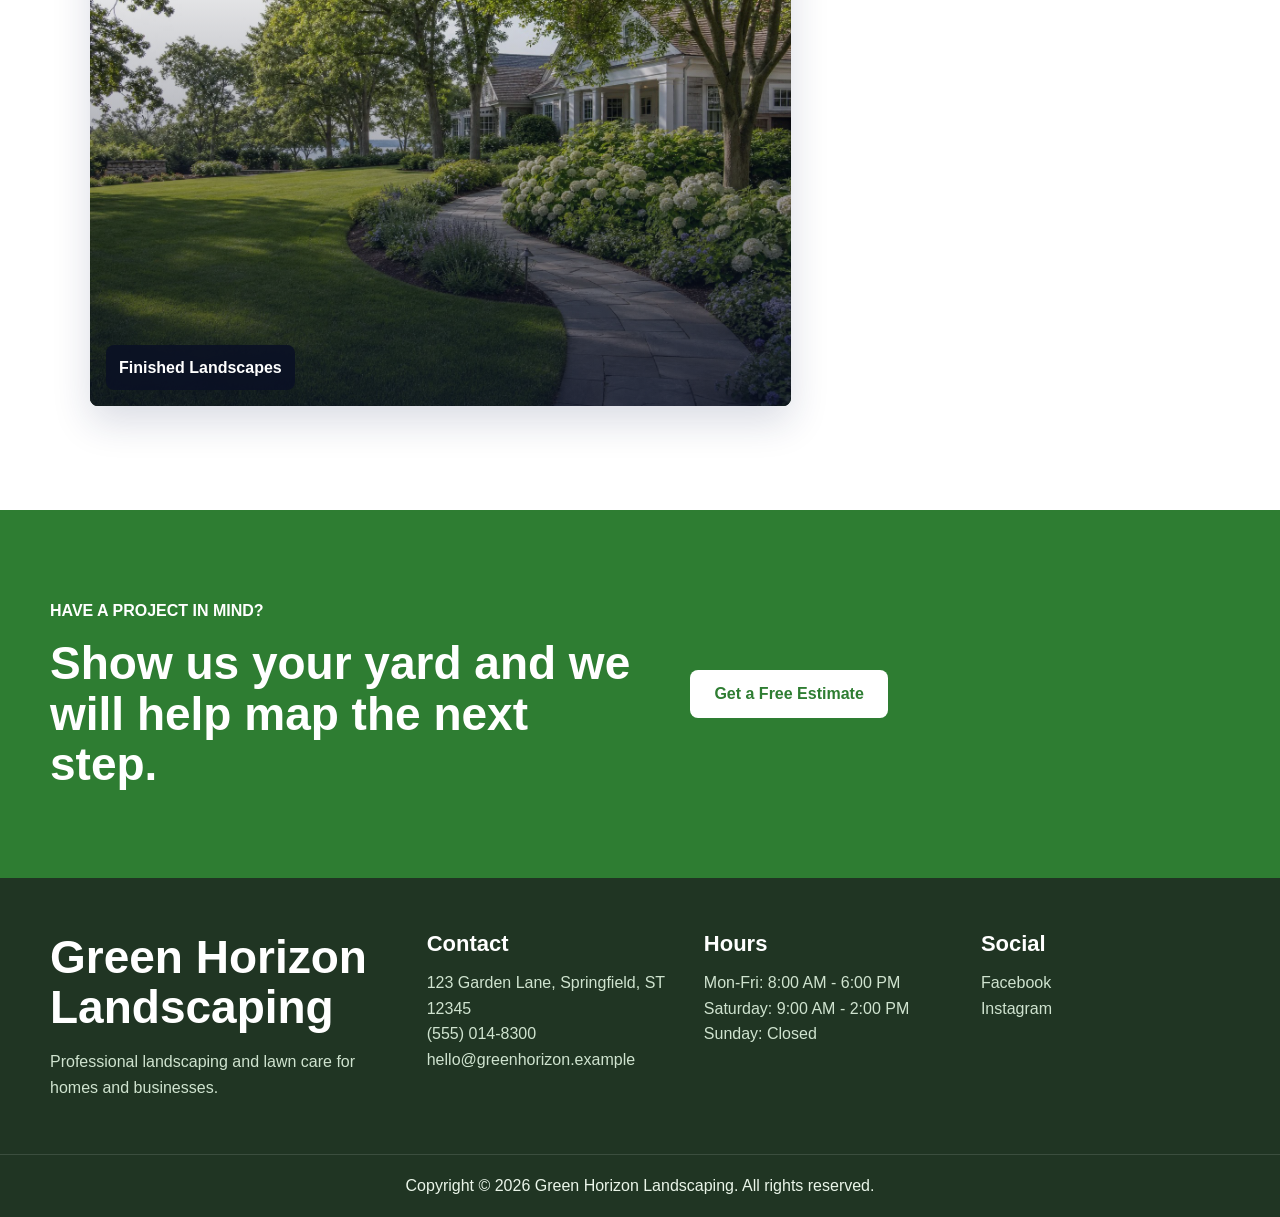
<file: gallery.html>
<!DOCTYPE html>
<html lang="en">
<head>
  <meta charset="UTF-8">
  <meta name="viewport" content="width=device-width, initial-scale=1.0">
  <meta name="description" content="View Green Horizon Landscaping gallery examples including lawn transformations, garden installations, patios, walkways, and retaining walls.">
  <title>Gallery | Green Horizon Landscaping</title>
  <link rel="icon" href="assets/logo/logo.svg">
  <link rel="preconnect" href="https://images.unsplash.com">
  <link rel="stylesheet" href="style.css">
  <style>.brand img{width:220px;height:auto}.reveal{opacity:1!important;transform:none!important}</style>
</head>
<body>
  <a class="skip-link" href="#main">Skip to content</a>
  <header class="site-header"><nav class="navbar" aria-label="Primary navigation"><a class="brand" href="index.html" aria-label="Green Horizon Landscaping home"><img src="assets/logo/logo.svg" alt="Green Horizon Landscaping"></a><button class="nav-toggle" type="button" aria-label="Open navigation" aria-controls="nav-menu" aria-expanded="false"><span></span><span></span><span></span></button><ul class="nav-menu" id="nav-menu"><li><a href="index.html">Home</a></li><li><a href="about.html">About</a></li><li><a href="services.html">Services</a></li><li><a class="active" href="gallery.html">Gallery</a></li><li><a href="contact.html">Contact</a></li></ul></nav></header>
  <main id="main">
    <section class="page-hero"><div class="section-inner reveal"><p class="eyebrow">Gallery</p><h1>Outdoor spaces designed to look clean, useful, and welcoming.</h1><p>Photo-led examples for lawn care, planting, and hardscape project styles.</p></div></section>
    <section class="section"><div class="section-inner"><div class="gallery-grid">
      <figure class="gallery-item reveal"><img src="https://images.unsplash.com/photo-1598902108854-10e335adac99?auto=format&amp;fit=crop&amp;w=900&amp;q=80" alt="Freshly maintained green lawn beside a home" loading="lazy"><span>Lawn Transformations</span></figure>
      <figure class="gallery-item reveal"><img src="https://images.unsplash.com/photo-1585320806297-9794b3e4eeae?auto=format&amp;fit=crop&amp;w=900&amp;q=80" alt="Lush residential garden with planted beds" loading="lazy"><span>Garden Installations</span></figure>
      <figure class="gallery-item reveal"><img src="https://images.unsplash.com/photo-1600566753190-17f0baa2a6c3?auto=format&amp;fit=crop&amp;w=900&amp;q=80" alt="Modern stone patio and outdoor living area" loading="lazy"><span>Stone Patios</span></figure>
      <figure class="gallery-item reveal"><img src="https://images.unsplash.com/photo-1600585154526-990dced4db0d?auto=format&amp;fit=crop&amp;w=900&amp;q=80" alt="Elegant walkway through a landscaped property" loading="lazy"><span>Walkways</span></figure>
      <figure class="gallery-item reveal"><img src="https://images.unsplash.com/photo-1590144662036-33bf0ebd2c7f?auto=format&amp;fit=crop&amp;w=900&amp;q=80" alt="Stone retaining wall with surrounding planting" loading="lazy"><span>Retaining Walls</span></figure>
      <figure class="gallery-item reveal"><img src="https://images.unsplash.com/photo-1626248801379-51a0748a5f96?auto=format&amp;fit=crop&amp;w=900&amp;q=80" alt="Finished backyard landscape with lawn and garden beds" loading="lazy"><span>Finished Landscapes</span></figure>
    </div></div></section>
    <section class="section green"><div class="section-inner split"><div class="reveal"><p class="eyebrow">Have a project in mind?</p><h2>Show us your yard and we will help map the next step.</h2></div><div class="reveal"><a class="btn btn-light" href="contact.html">Get a Free Estimate</a></div></div></section>
  </main>
  <footer class="site-footer"><div class="footer-grid"><div><h2>Green Horizon Landscaping</h2><p>Professional landscaping and lawn care for homes and businesses.</p></div><div><h3>Contact</h3><ul><li>123 Garden Lane, Springfield, ST 12345</li><li><a href="tel:+15550148300">(555) 014-8300</a></li><li><a href="mailto:hello@greenhorizon.example">hello@greenhorizon.example</a></li></ul></div><div><h3>Hours</h3><ul><li>Mon-Fri: 8:00 AM - 6:00 PM</li><li>Saturday: 9:00 AM - 2:00 PM</li><li>Sunday: Closed</li></ul></div><div><h3>Social</h3><ul><li><a href="https://www.facebook.com/" rel="noopener">Facebook</a></li><li><a href="https://www.instagram.com/" rel="noopener">Instagram</a></li></ul></div></div><div class="footer-bottom">Copyright &copy; 2026 Green Horizon Landscaping. All rights reserved.</div></footer>
  <div class="mobile-actions" aria-label="Quick contact"><a href="tel:+15550148300">Call Now</a><a class="estimate-action" href="contact.html">Free Estimate</a></div>
  <button class="back-to-top" type="button" aria-label="Back to top">Top</button>
  <script src="script.js"></script>
</body>
</html>
</file>
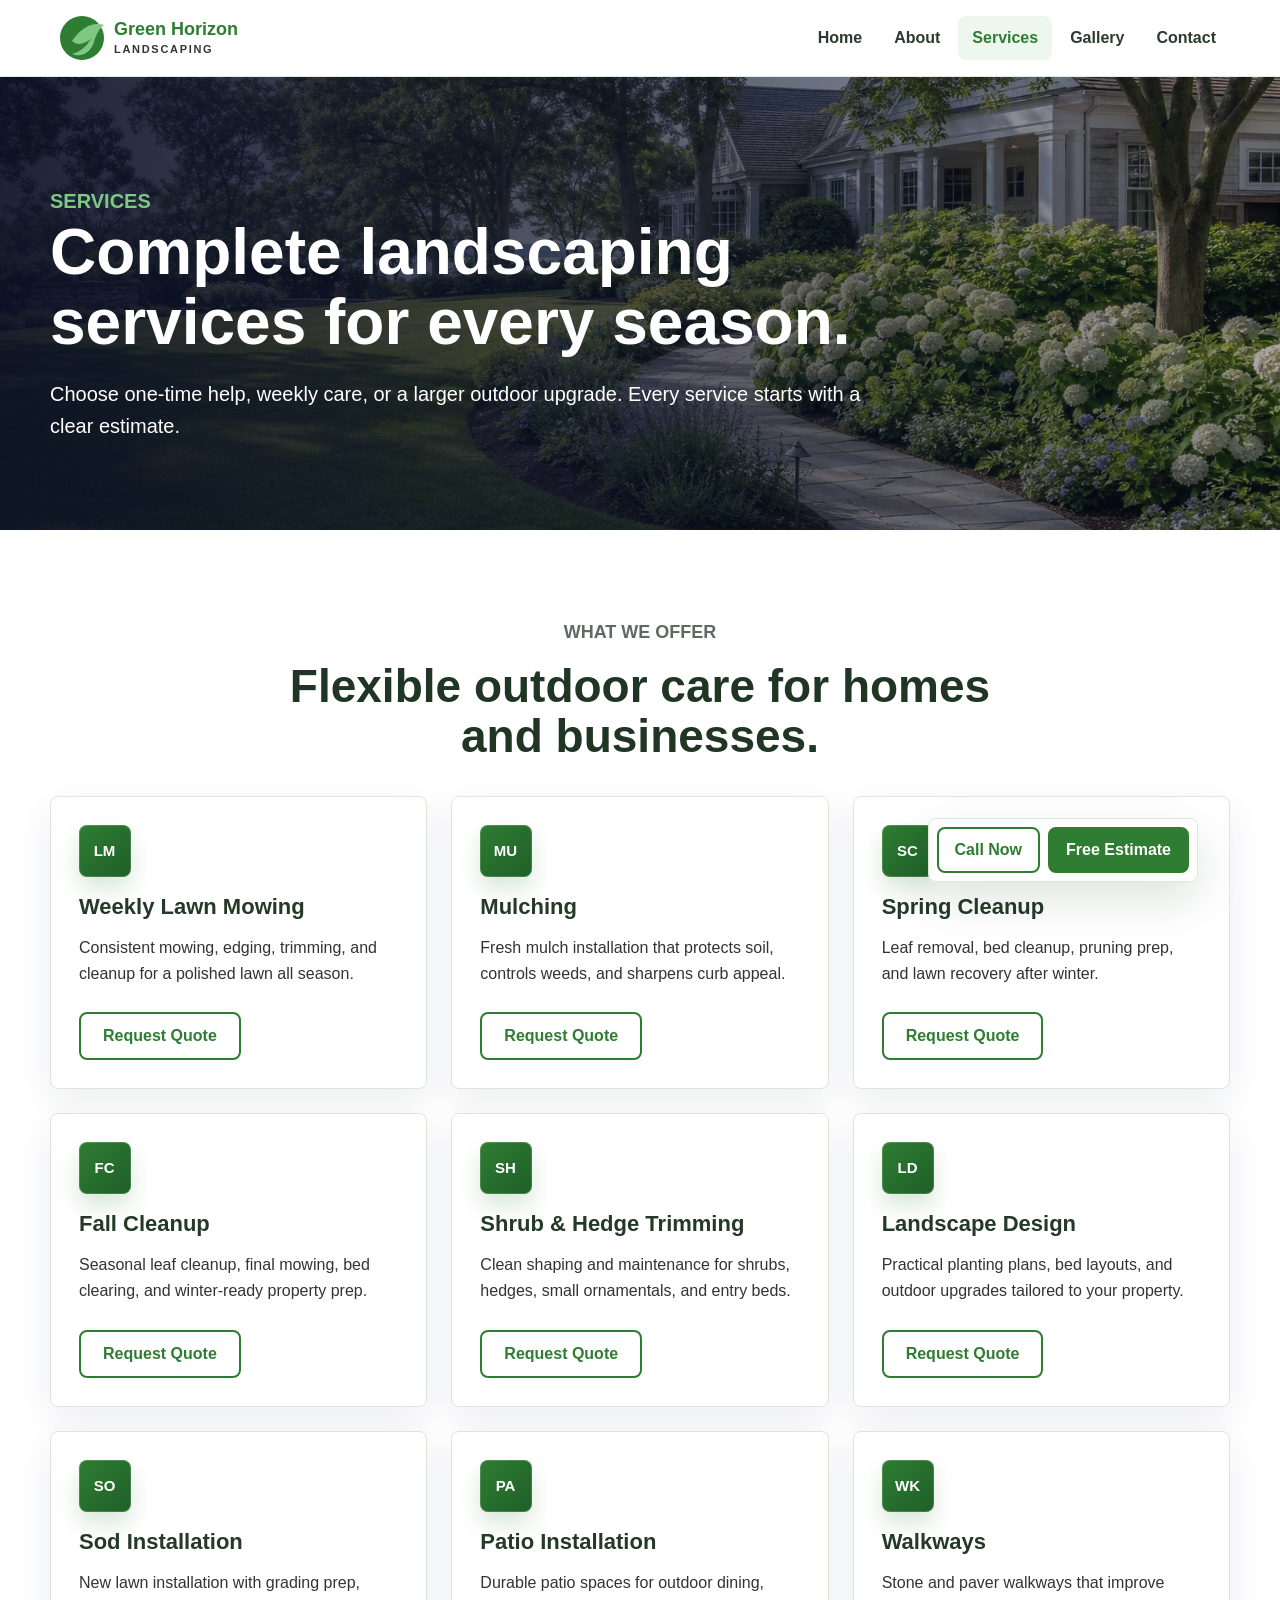
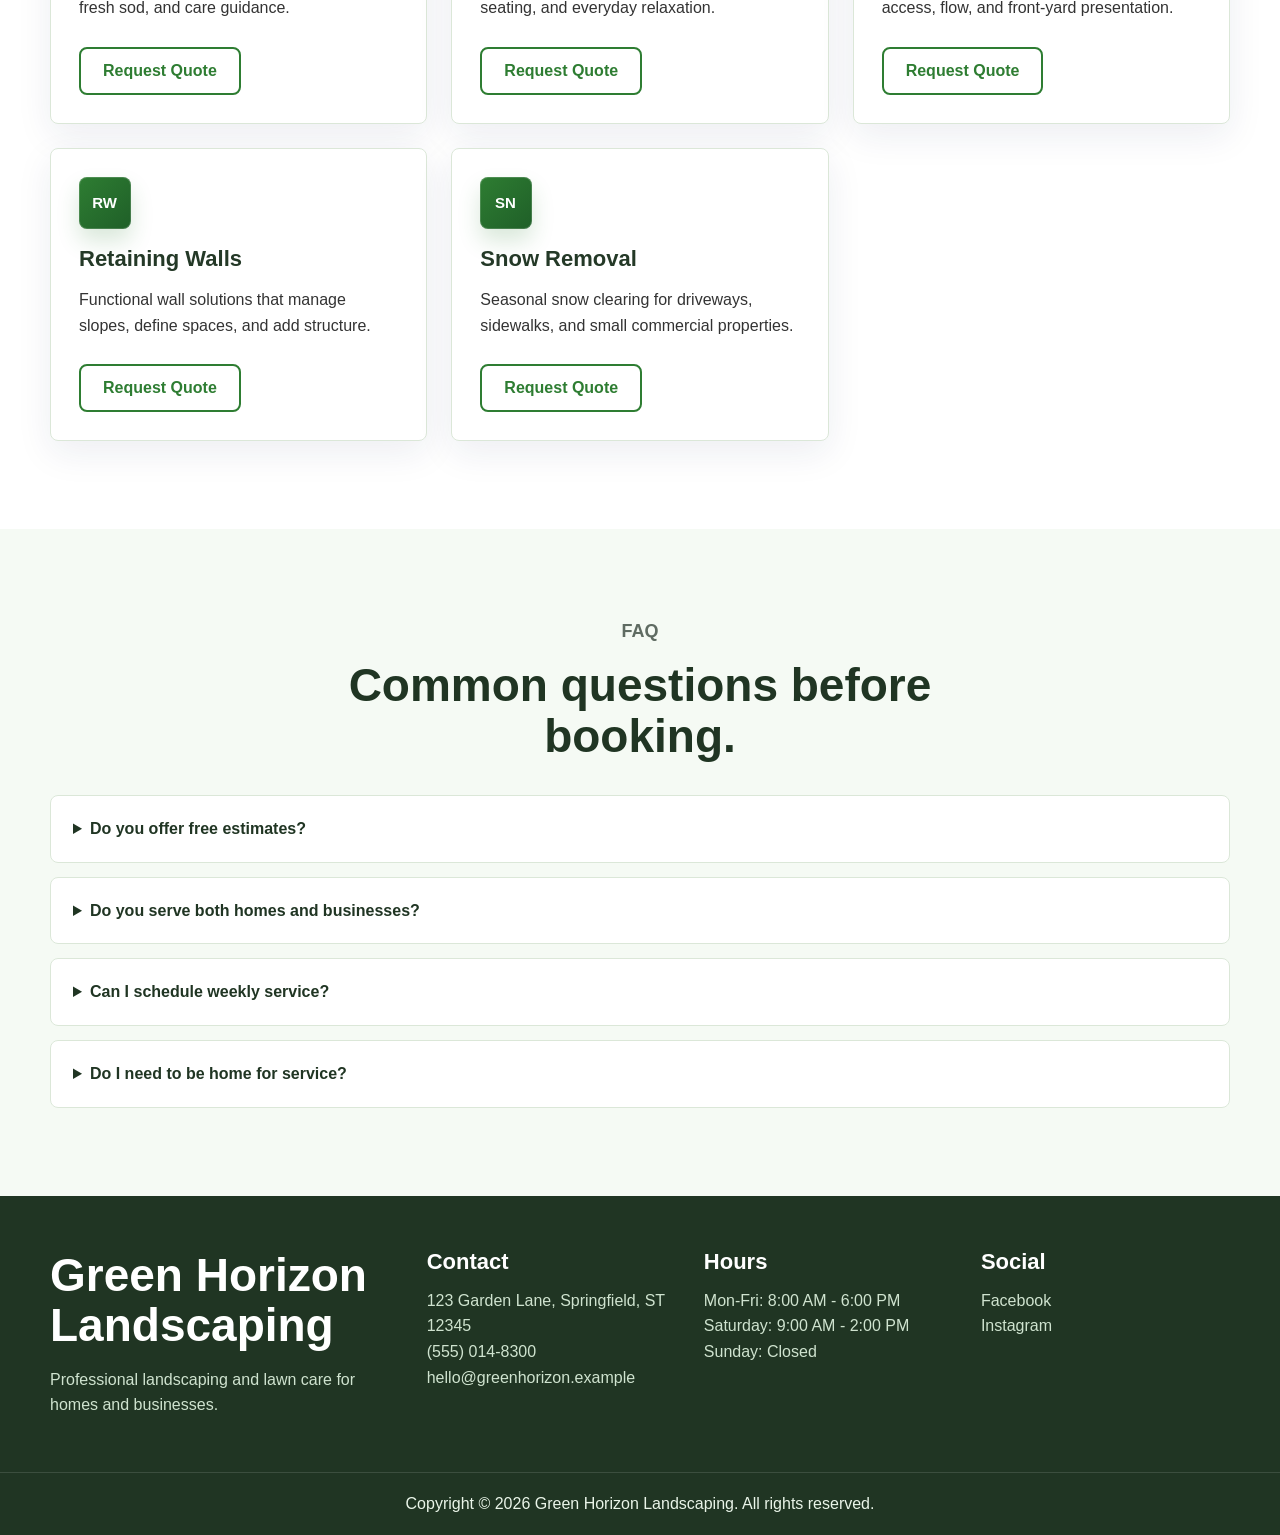
<file: services.html>
<!DOCTYPE html>
<html lang="en">
<head>
  <meta charset="UTF-8">
  <meta name="viewport" content="width=device-width, initial-scale=1.0">
  <meta name="description" content="Explore Green Horizon Landscaping services including mowing, mulching, cleanups, trimming, landscape design, sod, patios, walkways, retaining walls, and snow removal.">
  <title>Services | Green Horizon Landscaping</title>
  <link rel="icon" href="assets/logo/logo.svg">
  <link rel="preconnect" href="https://images.unsplash.com">
  <link rel="stylesheet" href="style.css">
  <style>.brand img{width:220px;height:auto}.reveal{opacity:1!important;transform:none!important}</style>
</head>
<body>
  <a class="skip-link" href="#main">Skip to content</a>
  <header class="site-header"><nav class="navbar" aria-label="Primary navigation"><a class="brand" href="index.html" aria-label="Green Horizon Landscaping home"><img src="assets/logo/logo.svg" alt="Green Horizon Landscaping"></a><button class="nav-toggle" type="button" aria-label="Open navigation" aria-controls="nav-menu" aria-expanded="false"><span></span><span></span><span></span></button><ul class="nav-menu" id="nav-menu"><li><a href="index.html">Home</a></li><li><a href="about.html">About</a></li><li><a class="active" href="services.html">Services</a></li><li><a href="gallery.html">Gallery</a></li><li><a href="contact.html">Contact</a></li></ul></nav></header>
  <main id="main">
    <section class="page-hero"><div class="section-inner reveal"><p class="eyebrow">Services</p><h1>Complete landscaping services for every season.</h1><p>Choose one-time help, weekly care, or a larger outdoor upgrade. Every service starts with a clear estimate.</p></div></section>
    <section class="section"><div class="section-inner"><div class="section-header center reveal"><p class="eyebrow">What we offer</p><h2>Flexible outdoor care for homes and businesses.</h2></div><div class="grid three">
      <article class="card service-card reveal"><span class="icon" aria-hidden="true">LM</span><h3>Weekly Lawn Mowing</h3><p>Consistent mowing, edging, trimming, and cleanup for a polished lawn all season.</p><a class="btn btn-outline" href="contact.html">Request Quote</a></article>
      <article class="card service-card reveal"><span class="icon" aria-hidden="true">MU</span><h3>Mulching</h3><p>Fresh mulch installation that protects soil, controls weeds, and sharpens curb appeal.</p><a class="btn btn-outline" href="contact.html">Request Quote</a></article>
      <article class="card service-card reveal"><span class="icon" aria-hidden="true">SC</span><h3>Spring Cleanup</h3><p>Leaf removal, bed cleanup, pruning prep, and lawn recovery after winter.</p><a class="btn btn-outline" href="contact.html">Request Quote</a></article>
      <article class="card service-card reveal"><span class="icon" aria-hidden="true">FC</span><h3>Fall Cleanup</h3><p>Seasonal leaf cleanup, final mowing, bed clearing, and winter-ready property prep.</p><a class="btn btn-outline" href="contact.html">Request Quote</a></article>
      <article class="card service-card reveal"><span class="icon" aria-hidden="true">SH</span><h3>Shrub &amp; Hedge Trimming</h3><p>Clean shaping and maintenance for shrubs, hedges, small ornamentals, and entry beds.</p><a class="btn btn-outline" href="contact.html">Request Quote</a></article>
      <article class="card service-card reveal"><span class="icon" aria-hidden="true">LD</span><h3>Landscape Design</h3><p>Practical planting plans, bed layouts, and outdoor upgrades tailored to your property.</p><a class="btn btn-outline" href="contact.html">Request Quote</a></article>
      <article class="card service-card reveal"><span class="icon" aria-hidden="true">SO</span><h3>Sod Installation</h3><p>New lawn installation with grading prep, fresh sod, and care guidance.</p><a class="btn btn-outline" href="contact.html">Request Quote</a></article>
      <article class="card service-card reveal"><span class="icon" aria-hidden="true">PA</span><h3>Patio Installation</h3><p>Durable patio spaces for outdoor dining, seating, and everyday relaxation.</p><a class="btn btn-outline" href="contact.html">Request Quote</a></article>
      <article class="card service-card reveal"><span class="icon" aria-hidden="true">WK</span><h3>Walkways</h3><p>Stone and paver walkways that improve access, flow, and front-yard presentation.</p><a class="btn btn-outline" href="contact.html">Request Quote</a></article>
      <article class="card service-card reveal"><span class="icon" aria-hidden="true">RW</span><h3>Retaining Walls</h3><p>Functional wall solutions that manage slopes, define spaces, and add structure.</p><a class="btn btn-outline" href="contact.html">Request Quote</a></article>
      <article class="card service-card reveal"><span class="icon" aria-hidden="true">SN</span><h3>Snow Removal</h3><p>Seasonal snow clearing for driveways, sidewalks, and small commercial properties.</p><a class="btn btn-outline" href="contact.html">Request Quote</a></article>
    </div></div></section>
    <section class="section soft"><div class="section-inner"><div class="section-header center reveal"><p class="eyebrow">FAQ</p><h2>Common questions before booking.</h2></div><div class="faq"><details class="reveal"><summary>Do you offer free estimates?</summary><p>Yes. We provide free estimates for lawn care, cleanups, planting, and hardscape projects.</p></details><details class="reveal"><summary>Do you serve both homes and businesses?</summary><p>Yes. We work with homeowners, rentals, small offices, storefronts, and other commercial properties.</p></details><details class="reveal"><summary>Can I schedule weekly service?</summary><p>Yes. Weekly and recurring maintenance schedules can be arranged during the estimate.</p></details><details class="reveal"><summary>Do I need to be home for service?</summary><p>Usually no for exterior work, as long as the team has clear access to the needed areas.</p></details></div></div></section>
  </main>
  <footer class="site-footer"><div class="footer-grid"><div><h2>Green Horizon Landscaping</h2><p>Professional landscaping and lawn care for homes and businesses.</p></div><div><h3>Contact</h3><ul><li>123 Garden Lane, Springfield, ST 12345</li><li><a href="tel:+15550148300">(555) 014-8300</a></li><li><a href="mailto:hello@greenhorizon.example">hello@greenhorizon.example</a></li></ul></div><div><h3>Hours</h3><ul><li>Mon-Fri: 8:00 AM - 6:00 PM</li><li>Saturday: 9:00 AM - 2:00 PM</li><li>Sunday: Closed</li></ul></div><div><h3>Social</h3><ul><li><a href="https://www.facebook.com/" rel="noopener">Facebook</a></li><li><a href="https://www.instagram.com/" rel="noopener">Instagram</a></li></ul></div></div><div class="footer-bottom">Copyright &copy; 2026 Green Horizon Landscaping. All rights reserved.</div></footer>
  <div class="mobile-actions" aria-label="Quick contact"><a href="tel:+15550148300">Call Now</a><a class="estimate-action" href="contact.html">Free Estimate</a></div>
  <button class="back-to-top" type="button" aria-label="Back to top">Top</button>
  <script src="script.js"></script>
</body>
</html>
</file>
<file: style.css>
/*
  Green Horizon Landscaping
  Editable areas:
  - Business name/logo: update assets/logo/logo.svg and page titles.
  - Colors: edit the CSS variables below.
  - Images: replace the Unsplash photo URLs below or the image src values in HTML.
*/
:root {
  --forest: #2E7D32;
  --light-green: #81C784;
  --white: #ffffff;
  --dark: #333333;
  --muted: #5f6b62;
  --soft: #f5faf4;
  --line: #dbe7d8;
  --shadow: 0 18px 45px rgba(31, 73, 34, 0.14);
  --radius: 8px;
  --max-width: 1180px;
  --hero-photo: url("assets/images/clean-south-shore-garden.jpg");
  --page-photo: url("assets/images/clean-south-shore-garden.jpg");
}

* {
  box-sizing: border-box;
}

html {
  scroll-behavior: smooth;
}

body {
  margin: 0;
  color: var(--dark);
  font-family: "Trebuchet MS", Arial, Helvetica, sans-serif;
  line-height: 1.6;
  background:
    linear-gradient(180deg, rgba(245, 250, 244, 0.75), rgba(255, 255, 255, 0) 420px),
    var(--white);
}

img {
  display: block;
  max-width: 100%;
}

a {
  color: inherit;
  text-decoration: none;
}

button,
input,
select,
textarea {
  font: inherit;
}

.skip-link {
  position: absolute;
  left: 16px;
  top: -48px;
  z-index: 100;
  padding: 10px 14px;
  color: var(--white);
  background: var(--forest);
  border-radius: var(--radius);
  transition: top 0.2s ease;
}

.skip-link:focus {
  top: 14px;
}

.site-header {
  position: sticky;
  top: 0;
  z-index: 50;
  background: rgba(255, 255, 255, 0.92);
  border-bottom: 1px solid rgba(46, 125, 50, 0.14);
  backdrop-filter: blur(14px);
}

.navbar {
  width: min(100% - 32px, var(--max-width));
  min-height: 76px;
  margin: 0 auto;
  display: flex;
  align-items: center;
  justify-content: space-between;
  gap: 24px;
}

.brand {
  display: inline-flex;
  align-items: center;
  min-width: 190px;
}

.brand img {
  width: 220px;
  height: auto;
}

.nav-menu {
  display: flex;
  align-items: center;
  gap: 4px;
  list-style: none;
  margin: 0;
  padding: 0;
}

.nav-menu a {
  display: inline-flex;
  align-items: center;
  min-height: 44px;
  padding: 0 14px;
  color: #2d3a2f;
  font-weight: 700;
  border-radius: var(--radius);
  transition: color 0.2s ease, background 0.2s ease;
}

.nav-menu a:hover,
.nav-menu a:focus-visible,
.nav-menu a.active {
  color: var(--forest);
  background: #edf7ed;
}

.nav-toggle {
  display: none;
  width: 44px;
  height: 44px;
  padding: 0;
  border: 1px solid var(--line);
  border-radius: var(--radius);
  background: var(--white);
  cursor: pointer;
}

.nav-toggle span {
  display: block;
  width: 20px;
  height: 2px;
  margin: 5px auto;
  background: var(--forest);
  transition: transform 0.2s ease, opacity 0.2s ease;
}

.nav-toggle.is-open span:nth-child(1) {
  transform: translateY(7px) rotate(45deg);
}

.nav-toggle.is-open span:nth-child(2) {
  opacity: 0;
}

.nav-toggle.is-open span:nth-child(3) {
  transform: translateY(-7px) rotate(-45deg);
}

.hero {
  min-height: calc(100vh - 76px);
  display: grid;
  align-items: center;
  color: var(--white);
  background:
    linear-gradient(90deg, rgba(14, 37, 18, 0.88), rgba(14, 37, 18, 0.54), rgba(14, 37, 18, 0.08)),
    var(--hero-photo) center / cover no-repeat;
  isolation: isolate;
}

.hero-inner,
.section-inner {
  width: min(100% - 32px, var(--max-width));
  margin: 0 auto;
}

.hero-content {
  max-width: 720px;
  padding: 76px 0 110px;
  text-shadow: 0 2px 22px rgba(0, 0, 0, 0.28);
}

.hero-content::before {
  content: "";
  display: block;
  width: 78px;
  height: 4px;
  margin-bottom: 22px;
  background: var(--light-green);
}

.trust-bar {
  color: var(--white);
  background: #203523;
}

.trust-bar-inner {
  width: min(100% - 32px, var(--max-width));
  margin: 0 auto;
  display: grid;
  grid-template-columns: repeat(4, minmax(0, 1fr));
}

.trust-bar-inner div {
  padding: 22px 24px;
  text-align: center;
  border-right: 1px solid rgba(255, 255, 255, 0.14);
}

.trust-bar-inner div:first-child {
  border-left: 1px solid rgba(255, 255, 255, 0.14);
}

.trust-bar-inner strong,
.trust-bar-inner span {
  display: block;
}

.trust-bar-inner span {
  color: #cfe3cf;
  font-size: 14px;
}

.text-link {
  display: inline-flex;
  gap: 8px;
  margin-top: 8px;
  color: var(--forest);
  font-weight: 800;
}

.text-link:hover span,
.text-link:focus-visible span {
  transform: translateX(4px);
}

.text-link span {
  transition: transform 0.2s ease;
}

.service-area {
  background: #edf4ec;
}

.area-list {
  display: grid;
  grid-template-columns: repeat(2, minmax(0, 1fr));
  gap: 12px;
}

.area-list span {
  padding: 16px 18px;
  color: #203523;
  font-weight: 800;
  border-left: 4px solid var(--light-green);
  background: var(--white);
  box-shadow: 0 8px 24px rgba(31, 73, 34, 0.08);
}

.eyebrow {
  margin: 0 0 14px;
  color: var(--light-green);
  font-weight: 800;
  letter-spacing: 0;
  text-transform: uppercase;
}

h1,
h2,
h3 {
  margin: 0;
  line-height: 1.1;
}

h1 {
  max-width: 760px;
  font-size: clamp(42px, 7vw, 78px);
}

h2 {
  color: #203523;
  font-size: clamp(30px, 4vw, 46px);
}

h3 {
  color: #243927;
  font-size: 22px;
}

.hero p {
  max-width: 640px;
  margin: 20px 0 32px;
  font-size: clamp(18px, 2vw, 24px);
}

.btn {
  display: inline-flex;
  align-items: center;
  justify-content: center;
  min-height: 48px;
  padding: 0 22px;
  border: 2px solid transparent;
  border-radius: var(--radius);
  font-weight: 800;
  cursor: pointer;
  transition: transform 0.2s ease, box-shadow 0.2s ease, background 0.2s ease, color 0.2s ease;
}

.btn:hover,
.btn:focus-visible {
  transform: translateY(-2px);
  box-shadow: 0 12px 24px rgba(250, 204, 21, 0.28);
}

.btn-primary {
  color: var(--white);
  background: var(--forest);
}

.btn-primary:hover,
.btn-primary:focus-visible {
  background: #0f1a3d;
}

.btn-light {
  color: var(--forest);
  background: var(--white);
}

.btn-outline {
  color: var(--forest);
  border-color: var(--forest);
  background: transparent;
}

.section {
  padding: 88px 0;
}

.section.soft {
  background: var(--soft);
}

.section.green {
  color: var(--white);
  background: var(--forest);
}

.section.green h2,
.section.green h3,
.section.green p {
  color: var(--white);
}

.section-header {
  max-width: 760px;
  margin-bottom: 34px;
}

.section-header.center {
  margin-right: auto;
  margin-left: auto;
  text-align: center;
}

.section-header p,
.lead {
  color: var(--muted);
  font-size: 18px;
}

.grid {
  display: grid;
  gap: 24px;
}

.grid.three {
  grid-template-columns: repeat(3, minmax(0, 1fr));
}

.grid.four {
  grid-template-columns: repeat(4, minmax(0, 1fr));
}

.card {
  height: 100%;
  padding: 28px;
  border: 1px solid var(--line);
  border-radius: var(--radius);
  background: var(--white);
  box-shadow: 0 12px 36px rgba(23, 37, 84, 0.08);
  transition: transform 0.2s ease, box-shadow 0.2s ease, border-color 0.2s ease;
}

.card > img {
  width: calc(100% + 56px);
  max-width: none;
  aspect-ratio: 4 / 3;
  margin: -28px -28px 22px;
  object-fit: cover;
  border-radius: var(--radius) var(--radius) 0 0;
}

.card:hover {
  transform: translateY(-5px);
  border-color: rgba(250, 204, 21, 0.8);
  box-shadow: var(--shadow);
}

.icon {
  display: inline-grid;
  place-items: center;
  width: 52px;
  height: 52px;
  margin-bottom: 18px;
  color: var(--white);
  font-size: 15px;
  font-weight: 900;
  border-radius: var(--radius);
  color: var(--white);
  background: linear-gradient(135deg, var(--forest), #1f5f28);
  box-shadow: inset 0 0 0 1px rgba(255, 255, 255, 0.16), 0 12px 22px rgba(46, 125, 50, 0.18);
}

.feature-list {
  display: grid;
  grid-template-columns: repeat(4, minmax(0, 1fr));
  gap: 18px;
  margin-top: 32px;
}

.feature-item {
  padding: 22px;
  border-left: 4px solid var(--light-green);
  background: var(--white);
  border-radius: var(--radius);
  box-shadow: 0 8px 22px rgba(23, 37, 84, 0.06);
}

.split {
  display: grid;
  grid-template-columns: 1.05fr 0.95fr;
  gap: 44px;
  align-items: center;
}

.gallery-preview,
.gallery-grid {
  display: grid;
  grid-template-columns: repeat(2, minmax(0, 1fr));
  gap: 18px;
}

.gallery-grid {
  grid-template-columns: repeat(3, minmax(0, 1fr));
  grid-auto-flow: dense;
}

.gallery-grid .gallery-item:first-child,
.gallery-grid .gallery-item:nth-child(6) {
  grid-column: span 2;
}

.gallery-item {
  position: relative;
  overflow: hidden;
  min-height: 260px;
  border-radius: var(--radius);
  background: #171d31;
  box-shadow: 0 16px 38px rgba(23, 37, 84, 0.16);
}

.gallery-item img {
  width: 100%;
  height: 100%;
  min-height: 300px;
  object-fit: cover;
  transition: transform 0.35s ease;
}

.gallery-item::after {
  content: "";
  position: absolute;
  inset: 0;
  background: linear-gradient(180deg, rgba(0, 0, 0, 0.02), rgba(10, 16, 38, 0.72));
  pointer-events: none;
}

.gallery-item:hover img {
  transform: scale(1.04);
}

.gallery-item span {
  position: absolute;
  z-index: 1;
  left: 16px;
  bottom: 16px;
  padding: 10px 13px;
  color: var(--white);
  font-weight: 800;
  background: rgba(10, 16, 38, 0.84);
  backdrop-filter: blur(8px);
  border-radius: var(--radius);
}

.featured-project {
  display: grid;
  grid-template-columns: minmax(0, 1.65fr) minmax(280px, 0.75fr);
  min-height: 460px;
  overflow: hidden;
  border-radius: var(--radius);
  background: #203523;
  box-shadow: var(--shadow);
}

.featured-project > img {
  width: 100%;
  height: 100%;
  min-height: 460px;
  object-fit: cover;
}

.featured-project-copy {
  display: flex;
  flex-direction: column;
  justify-content: center;
  padding: 40px;
  color: #eaf5e9;
}

.featured-project-copy h3 {
  color: var(--white);
  font-size: 30px;
}

.featured-project-copy .text-link {
  color: var(--light-green);
}

.testimonial {
  display: flex;
  flex-direction: column;
  gap: 18px;
}

.testimonial p {
  margin: 0;
  color: var(--muted);
}

.testimonial strong {
  color: #203523;
}

.page-hero {
  padding: 0;
  color: var(--white);
  background:
    linear-gradient(90deg, rgba(10, 16, 38, 0.92), rgba(10, 16, 38, 0.68), rgba(10, 16, 38, 0.32)),
    var(--page-photo) center / cover no-repeat;
}

.page-hero .section-inner {
  position: relative;
  z-index: 1;
  padding-top: 88px;
  padding-bottom: 88px;
}

.page-hero .section-inner > * {
  max-width: 850px;
}

.page-hero h1 {
  overflow-wrap: anywhere;
}

.team-card-image {
  width: 100%;
  aspect-ratio: 4 / 3;
  object-fit: cover;
  border-radius: var(--radius);
}

.page-hero h1 {
  font-size: clamp(38px, 6vw, 64px);
}

.page-hero p {
  max-width: 700px;
  margin: 20px 0 0;
  font-size: 20px;
}

.timeline {
  display: grid;
  gap: 18px;
  counter-reset: timeline;
}

.timeline-item {
  position: relative;
  padding: 24px 24px 24px 72px;
  border: 1px solid var(--line);
  border-radius: var(--radius);
  background: var(--white);
}

.timeline-item::before {
  counter-increment: timeline;
  content: counter(timeline);
  position: absolute;
  left: 22px;
  top: 24px;
  display: grid;
  place-items: center;
  width: 34px;
  height: 34px;
  color: var(--white);
  font-weight: 800;
  background: var(--forest);
  border-radius: 50%;
}

.service-card .btn {
  margin-top: 10px;
}

.faq {
  display: grid;
  gap: 14px;
}

.faq details {
  padding: 20px 22px;
  border: 1px solid var(--line);
  border-radius: var(--radius);
  background: var(--white);
}

.faq summary {
  color: #203523;
  font-weight: 800;
  cursor: pointer;
}

.faq p {
  margin-bottom: 0;
  color: var(--muted);
}

.contact-layout {
  display: grid;
  grid-template-columns: 1.1fr 0.9fr;
  gap: 36px;
  align-items: start;
}

.contact-form {
  display: grid;
  gap: 18px;
}

.form-intro {
  margin: 14px 0 24px;
  color: var(--muted);
}

.form-grid {
  display: grid;
  grid-template-columns: repeat(2, minmax(0, 1fr));
  gap: 18px;
}

.form-note {
  margin: -6px 0 0;
  color: var(--muted);
  font-size: 14px;
  text-align: center;
}

.form-status {
  display: none;
  padding: 16px;
  border-radius: var(--radius);
  font-weight: 700;
}

.form-status.is-success {
  display: block;
  color: #17491c;
  border: 1px solid #a9d6ad;
  background: #e9f7e9;
}

.form-status.is-error {
  display: block;
  color: #7a2525;
  border: 1px solid #e0b3b3;
  background: #fff0f0;
}

.response-promise {
  margin-bottom: 24px;
  padding: 24px;
  color: var(--white);
  border-radius: var(--radius);
  background: var(--forest);
}

.response-promise strong {
  font-size: 21px;
}

.response-promise ol {
  margin: 14px 0 0;
  padding-left: 22px;
}

.mobile-actions {
  position: fixed;
  right: 82px;
  bottom: 18px;
  z-index: 60;
  display: flex;
  gap: 8px;
  padding: 8px;
  border: 1px solid var(--line);
  border-radius: var(--radius);
  background: rgba(255, 255, 255, 0.97);
  box-shadow: var(--shadow);
}

.mobile-actions a {
  display: grid;
  place-items: center;
  min-height: 46px;
  padding: 8px 16px;
  color: var(--forest);
  font-weight: 800;
  border: 2px solid var(--forest);
  border-radius: var(--radius);
}

.mobile-actions .estimate-action {
  color: var(--white);
  background: var(--forest);
}

.form-row {
  display: grid;
  gap: 8px;
}

.form-row label {
  font-weight: 800;
}

.form-row input,
.form-row select,
.form-row textarea {
  width: 100%;
  min-height: 48px;
  padding: 12px 14px;
  border: 1px solid #ddd1ad;
  border-radius: var(--radius);
  background: var(--white);
}

.form-row textarea {
  min-height: 150px;
  resize: vertical;
}

.form-row input:focus,
.form-row select:focus,
.form-row textarea:focus {
  outline: 3px solid rgba(250, 204, 21, 0.35);
  border-color: var(--forest);
}

.info-list {
  display: grid;
  gap: 18px;
  margin: 0;
}

.info-list div {
  padding: 20px;
  border: 1px solid var(--line);
  border-radius: var(--radius);
  background: var(--white);
}

.info-list dt {
  color: #203523;
  font-weight: 800;
}

.info-list dd {
  margin: 4px 0 0;
  color: var(--muted);
}

.map-placeholder {
  display: grid;
  place-items: center;
  min-height: 320px;
  margin-top: 24px;
  padding: 24px;
  text-align: center;
  color: var(--forest);
  border: 1px solid var(--line);
  border-radius: var(--radius);
  background: repeating-linear-gradient(45deg, #edf7ed, #edf7ed 16px, #f8fcf7 16px, #f8fcf7 32px);
}

.site-footer {
  color: #eaf5e9;
  background: #203523;
}

.footer-grid {
  width: min(100% - 32px, var(--max-width));
  margin: 0 auto;
  padding: 54px 0 38px;
  display: grid;
  grid-template-columns: 1.4fr repeat(3, 1fr);
  gap: 28px;
}

.site-footer h2,
.site-footer h3 {
  color: var(--white);
}

.site-footer p,
.site-footer li {
  color: #cfe3cf;
}

.site-footer ul {
  list-style: none;
  margin: 14px 0 0;
  padding: 0;
}

.site-footer a:hover,
.site-footer a:focus-visible {
  color: var(--light-green);
}

.footer-bottom {
  padding: 18px 0;
  text-align: center;
  border-top: 1px solid rgba(255, 255, 255, 0.12);
}

.back-to-top {
  position: fixed;
  right: 18px;
  bottom: 18px;
  z-index: 40;
  display: grid;
  place-items: center;
  width: 48px;
  height: 48px;
  color: var(--white);
  border: 0;
  border-radius: 50%;
  background: var(--forest);
  box-shadow: var(--shadow);
  opacity: 0;
  pointer-events: none;
  transform: translateY(10px);
  transition: opacity 0.2s ease, transform 0.2s ease;
}

.back-to-top.is-visible {
  opacity: 1;
  pointer-events: auto;
  transform: translateY(0);
}

.reveal {
  opacity: 1;
  transform: none;
}

.reveal.is-visible {
  animation: reveal-in 0.55s ease both;
}

@keyframes reveal-in {
  from {
    opacity: 0;
    transform: translateY(18px);
  }
  to {
    opacity: 1;
    transform: translateY(0);
  }
}

@media (prefers-reduced-motion: reduce) {
  *,
  *::before,
  *::after {
    scroll-behavior: auto !important;
    transition-duration: 0.01ms !important;
    animation-duration: 0.01ms !important;
  }

  .reveal {
    opacity: 1;
    transform: none;
  }
}

@media (max-width: 980px) {
  .grid.three,
  .grid.four,
  .feature-list,
  .gallery-grid,
  .footer-grid {
    grid-template-columns: repeat(2, minmax(0, 1fr));
  }

  .split,
  .contact-layout {
    grid-template-columns: 1fr;
  }
}

@media (max-width: 760px) {
  body {
    padding-bottom: 70px;
  }

  .trust-bar-inner {
    grid-template-columns: repeat(2, minmax(0, 1fr));
  }

  .trust-bar-inner div {
    padding: 16px 8px;
    border: 1px solid rgba(255, 255, 255, 0.1);
  }

  .form-grid {
    grid-template-columns: 1fr;
  }

  .featured-project {
    grid-template-columns: 1fr;
  }

  .featured-project > img {
    min-height: 320px;
  }

  .featured-project-copy {
    padding: 28px;
  }

  .mobile-actions {
    position: fixed;
    right: 0;
    bottom: 0;
    left: 0;
    z-index: 60;
    display: grid;
    grid-template-columns: 0.85fr 1.15fr;
    gap: 8px;
    padding: 8px 12px;
    border-top: 1px solid var(--line);
    background: rgba(255, 255, 255, 0.97);
    box-shadow: 0 -8px 30px rgba(31, 73, 34, 0.14);
    border-right: 0;
    border-bottom: 0;
    border-left: 0;
    border-radius: 0;
  }

  .mobile-actions a {
    display: grid;
    place-items: center;
    min-height: 48px;
    padding: 8px;
    font-weight: 800;
    border: 2px solid var(--forest);
    border-radius: var(--radius);
  }

  .mobile-actions .estimate-action {
    color: var(--white);
    background: var(--forest);
  }

  .back-to-top {
    bottom: 84px;
  }
  .navbar {
    min-height: 68px;
  }

  .brand img {
    width: 190px;
  }

  .nav-toggle {
    display: block;
  }

  .nav-menu {
    position: absolute;
    left: 16px;
    right: 16px;
    top: 76px;
    display: grid;
    gap: 6px;
    padding: 14px;
    border: 1px solid var(--line);
    border-radius: var(--radius);
    background: var(--white);
    box-shadow: var(--shadow);
    transform-origin: top;
    transform: scaleY(0.95);
    opacity: 0;
    pointer-events: none;
    transition: opacity 0.2s ease, transform 0.2s ease;
  }

  .nav-menu.is-open {
    transform: scaleY(1);
    opacity: 1;
    pointer-events: auto;
  }

  .nav-menu a {
    width: 100%;
  }

  .hero {
    min-height: 680px;
  }

  .hero-content {
    padding: 62px 0 92px;
  }

  .section {
    padding: 64px 0;
  }

  .grid.three,
  .grid.four,
  .feature-list,
  .gallery-preview,
  .gallery-grid,
  .footer-grid {
    grid-template-columns: 1fr;
  }

  .gallery-grid .gallery-item:first-child,
  .gallery-grid .gallery-item:nth-child(6) {
    grid-column: span 1;
  }
}
</file>
